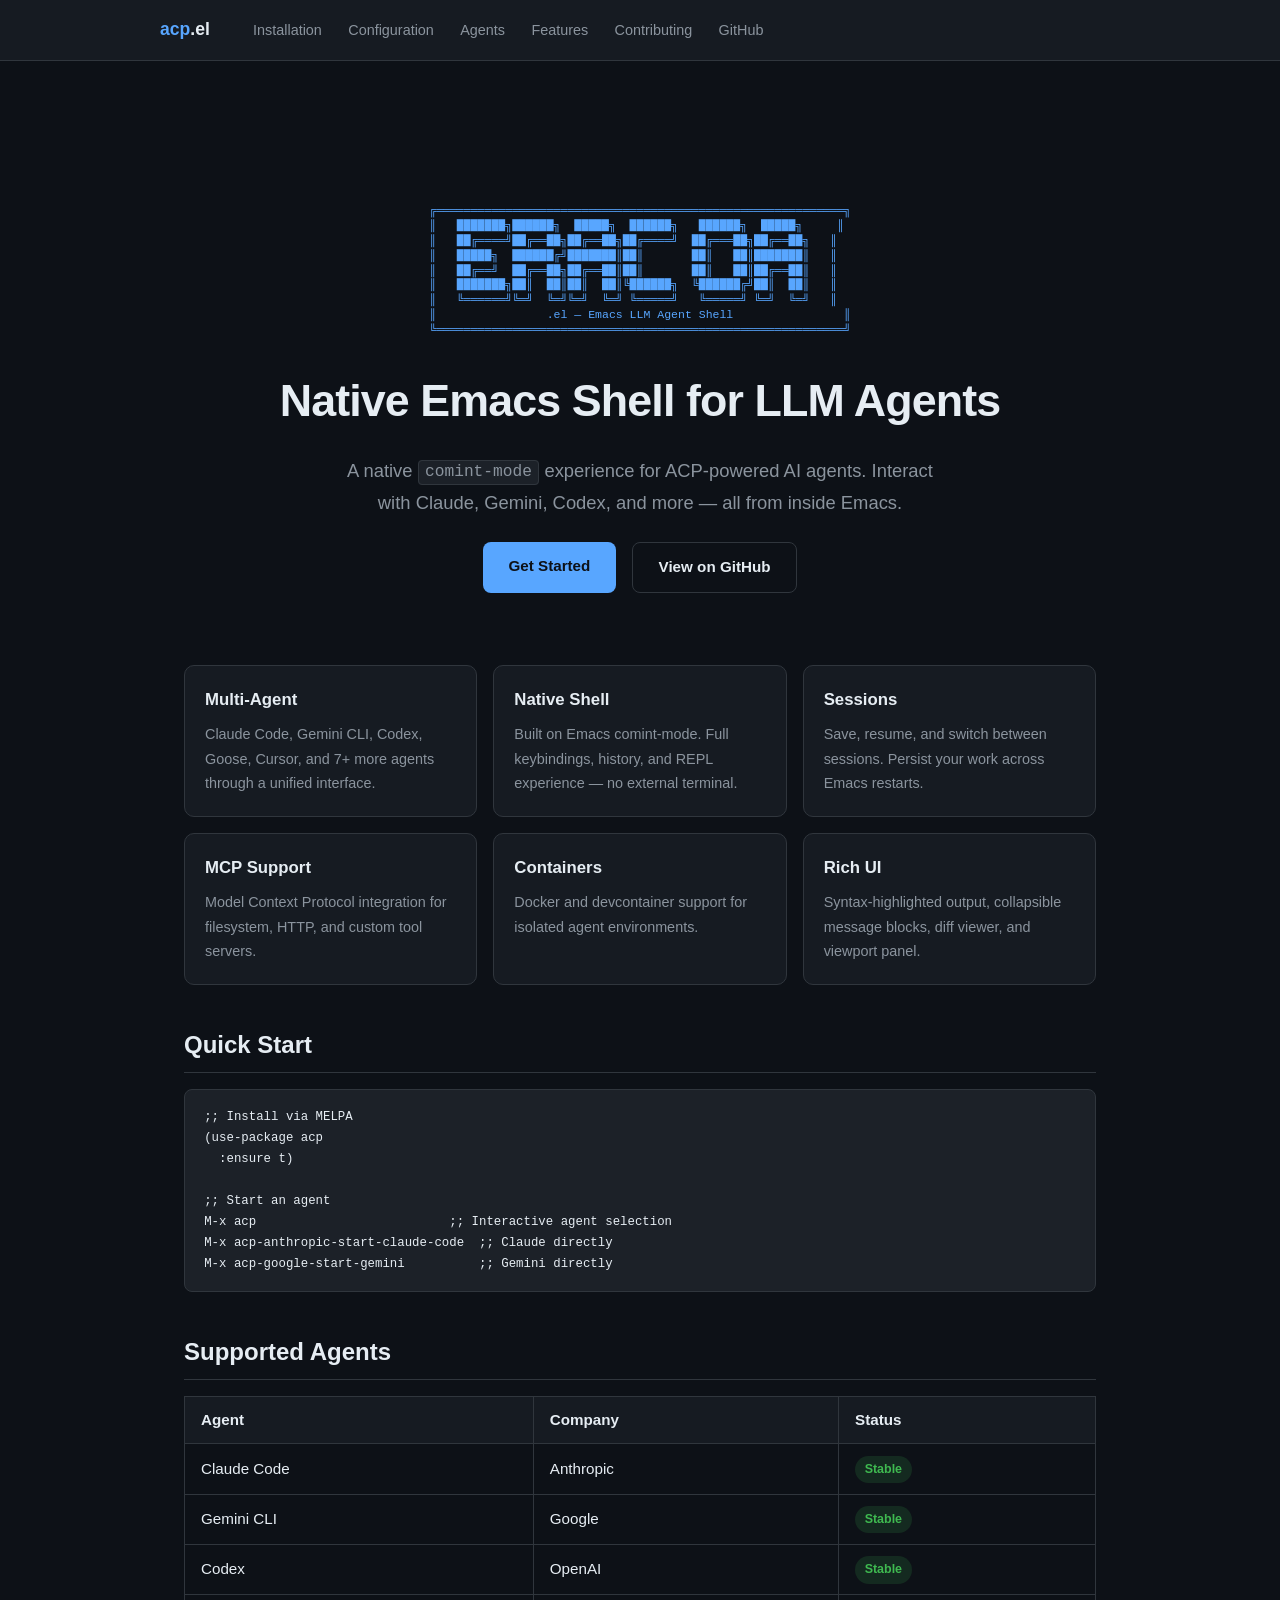
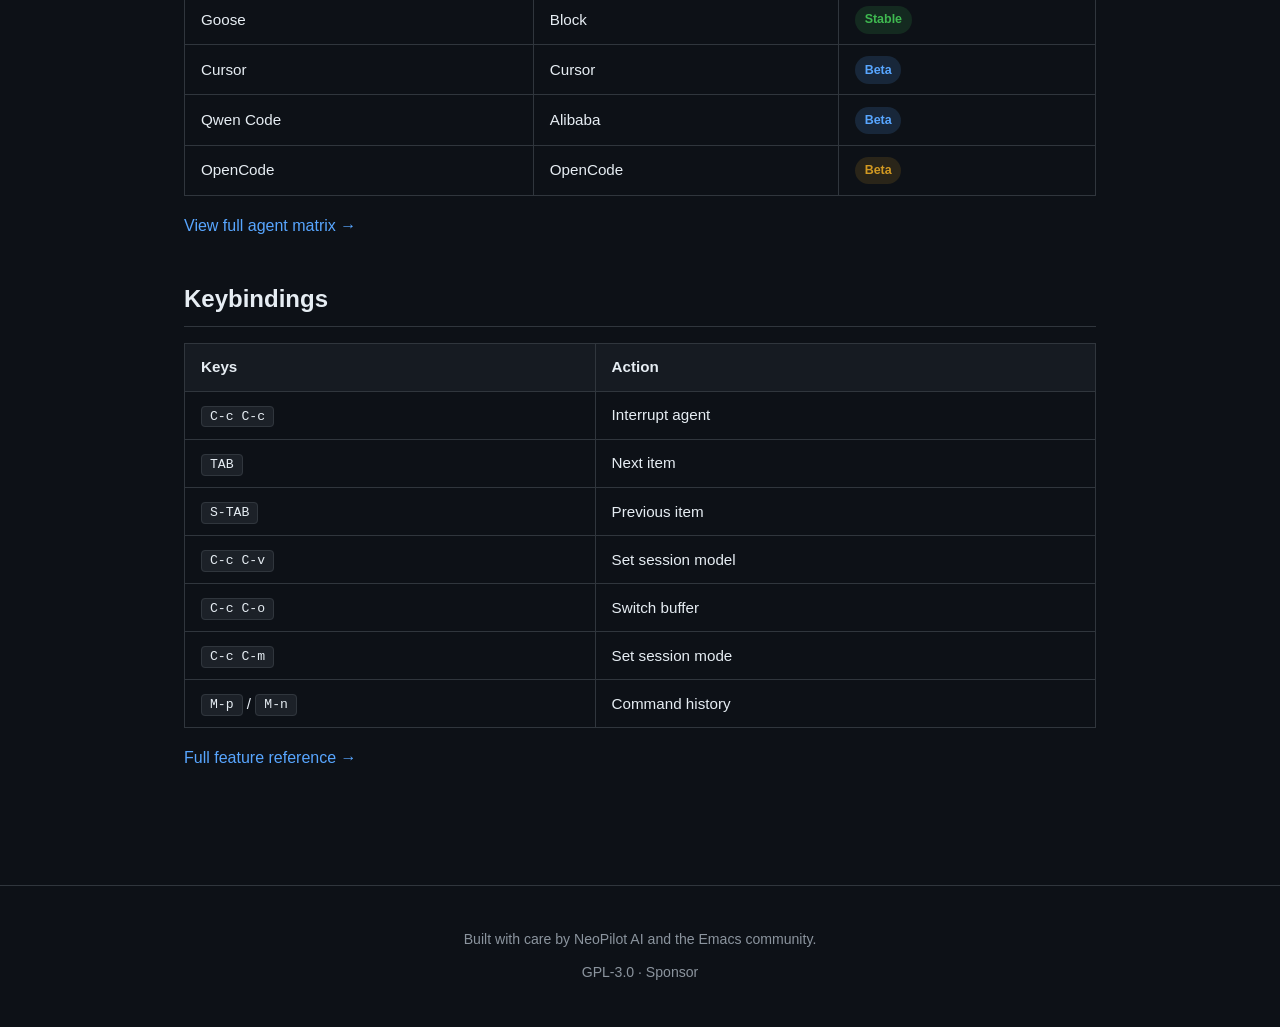
<file: docs/index.html>
<!DOCTYPE html>
<html lang="en">
<head>
  <meta charset="UTF-8">
  <meta name="viewport" content="width=device-width, initial-scale=1.0">
  <title>acp.el — Native Emacs Shell for LLM Agents</title>
  <meta name="description" content="A native comint experience for ACP-powered AI agents in Emacs. Claude, Gemini, Codex and more.">
  <link rel="stylesheet" href="style.css">
</head>
<body>

<nav class="site-nav">
  <div class="site-nav-inner">
    <a href="index.html" class="logo"><span>acp</span>.el</a>
    <ul>
      <li><a href="installation.html">Installation</a></li>
      <li><a href="configuration.html">Configuration</a></li>
      <li><a href="agents.html">Agents</a></li>
      <li><a href="features.html">Features</a></li>
      <li><a href="contributing.html">Contributing</a></li>
      <li><a href="https://github.com/neopilot-ai/acp.el">GitHub</a></li>
    </ul>
  </div>
</nav>

<div class="container">

  <section class="hero">
    <div class="ascii">
╔═══════════════════════════════════════════════════════════╗
║   ███████╗██████╗  █████╗  ██████╗   ██████╗  █████╗     ║
║   ██╔════╝██╔══██╗██╔══██╗██╔════╝  ██╔═══██╗██╔══██╗   ║
║   █████╗  ██████╔╝███████║██║       ██║   ██║███████║   ║
║   ██╔══╝  ██╔══██╗██╔══██║██║       ██║   ██║██╔══██║   ║
║   ███████╗██║  ██║██║  ██║╚██████╗  ╚██████╔╝██║  ██║   ║
║   ╚══════╝╚═╝  ╚═╝╚═╝  ╚═╝ ╚═════╝   ╚═════╝ ╚═╝  ╚═╝   ║
║                .el — Emacs LLM Agent Shell                ║
╚═══════════════════════════════════════════════════════════╝</div>

    <h1>Native Emacs Shell for LLM Agents</h1>
    <p>A native <code>comint-mode</code> experience for ACP-powered AI agents. Interact with Claude, Gemini, Codex, and more — all from inside Emacs.</p>

    <div class="hero-actions">
      <a href="installation.html" class="btn btn-primary">Get Started</a>
      <a href="https://github.com/neopilot-ai/acp.el" class="btn btn-outline">View on GitHub</a>
    </div>
  </section>

  <section>
    <div class="card-grid">
      <div class="card">
        <h3>Multi-Agent</h3>
        <p>Claude Code, Gemini CLI, Codex, Goose, Cursor, and 7+ more agents through a unified interface.</p>
      </div>
      <div class="card">
        <h3>Native Shell</h3>
        <p>Built on Emacs comint-mode. Full keybindings, history, and REPL experience — no external terminal.</p>
      </div>
      <div class="card">
        <h3>Sessions</h3>
        <p>Save, resume, and switch between sessions. Persist your work across Emacs restarts.</p>
      </div>
      <div class="card">
        <h3>MCP Support</h3>
        <p>Model Context Protocol integration for filesystem, HTTP, and custom tool servers.</p>
      </div>
      <div class="card">
        <h3>Containers</h3>
        <p>Docker and devcontainer support for isolated agent environments.</p>
      </div>
      <div class="card">
        <h3>Rich UI</h3>
        <p>Syntax-highlighted output, collapsible message blocks, diff viewer, and viewport panel.</p>
      </div>
    </div>
  </section>

  <section>
    <h2>Quick Start</h2>
    <pre><code>;; Install via MELPA
(use-package acp
  :ensure t)

;; Start an agent
M-x acp                          ;; Interactive agent selection
M-x acp-anthropic-start-claude-code  ;; Claude directly
M-x acp-google-start-gemini          ;; Gemini directly</code></pre>
  </section>

  <section>
    <h2>Supported Agents</h2>
    <table>
      <tr><th>Agent</th><th>Company</th><th>Status</th></tr>
      <tr><td>Claude Code</td><td>Anthropic</td><td><span class="badge badge-green">Stable</span></td></tr>
      <tr><td>Gemini CLI</td><td>Google</td><td><span class="badge badge-green">Stable</span></td></tr>
      <tr><td>Codex</td><td>OpenAI</td><td><span class="badge badge-green">Stable</span></td></tr>
      <tr><td>Goose</td><td>Block</td><td><span class="badge badge-green">Stable</span></td></tr>
      <tr><td>Cursor</td><td>Cursor</td><td><span class="badge badge-blue">Beta</span></td></tr>
      <tr><td>Qwen Code</td><td>Alibaba</td><td><span class="badge badge-blue">Beta</span></td></tr>
      <tr><td>OpenCode</td><td>OpenCode</td><td><span class="badge badge-orange">Beta</span></td></tr>
    </table>
    <p><a href="agents.html">View full agent matrix →</a></p>
  </section>

  <section>
    <h2>Keybindings</h2>
    <table>
      <tr><th>Keys</th><th>Action</th></tr>
      <tr><td><kbd>C-c C-c</kbd></td><td>Interrupt agent</td></tr>
      <tr><td><kbd>TAB</kbd></td><td>Next item</td></tr>
      <tr><td><kbd>S-TAB</kbd></td><td>Previous item</td></tr>
      <tr><td><kbd>C-c C-v</kbd></td><td>Set session model</td></tr>
      <tr><td><kbd>C-c C-o</kbd></td><td>Switch buffer</td></tr>
      <tr><td><kbd>C-c C-m</kbd></td><td>Set session mode</td></tr>
      <tr><td><kbd>M-p</kbd> / <kbd>M-n</kbd></td><td>Command history</td></tr>
    </table>
    <p><a href="features.html">Full feature reference →</a></p>
  </section>

</div>

<footer class="site-footer">
  <p>Built with care by <a href="https://github.com/neopilot-ai">NeoPilot AI</a> and the Emacs community.</p>
  <p><a href="https://github.com/neopilot-ai/acp.el/blob/main/LICENSE">GPL-3.0</a> · <a href="https://github.com/sponsors/neopilot-ai">Sponsor</a></p>
</footer>

</body>
</html>
</file>
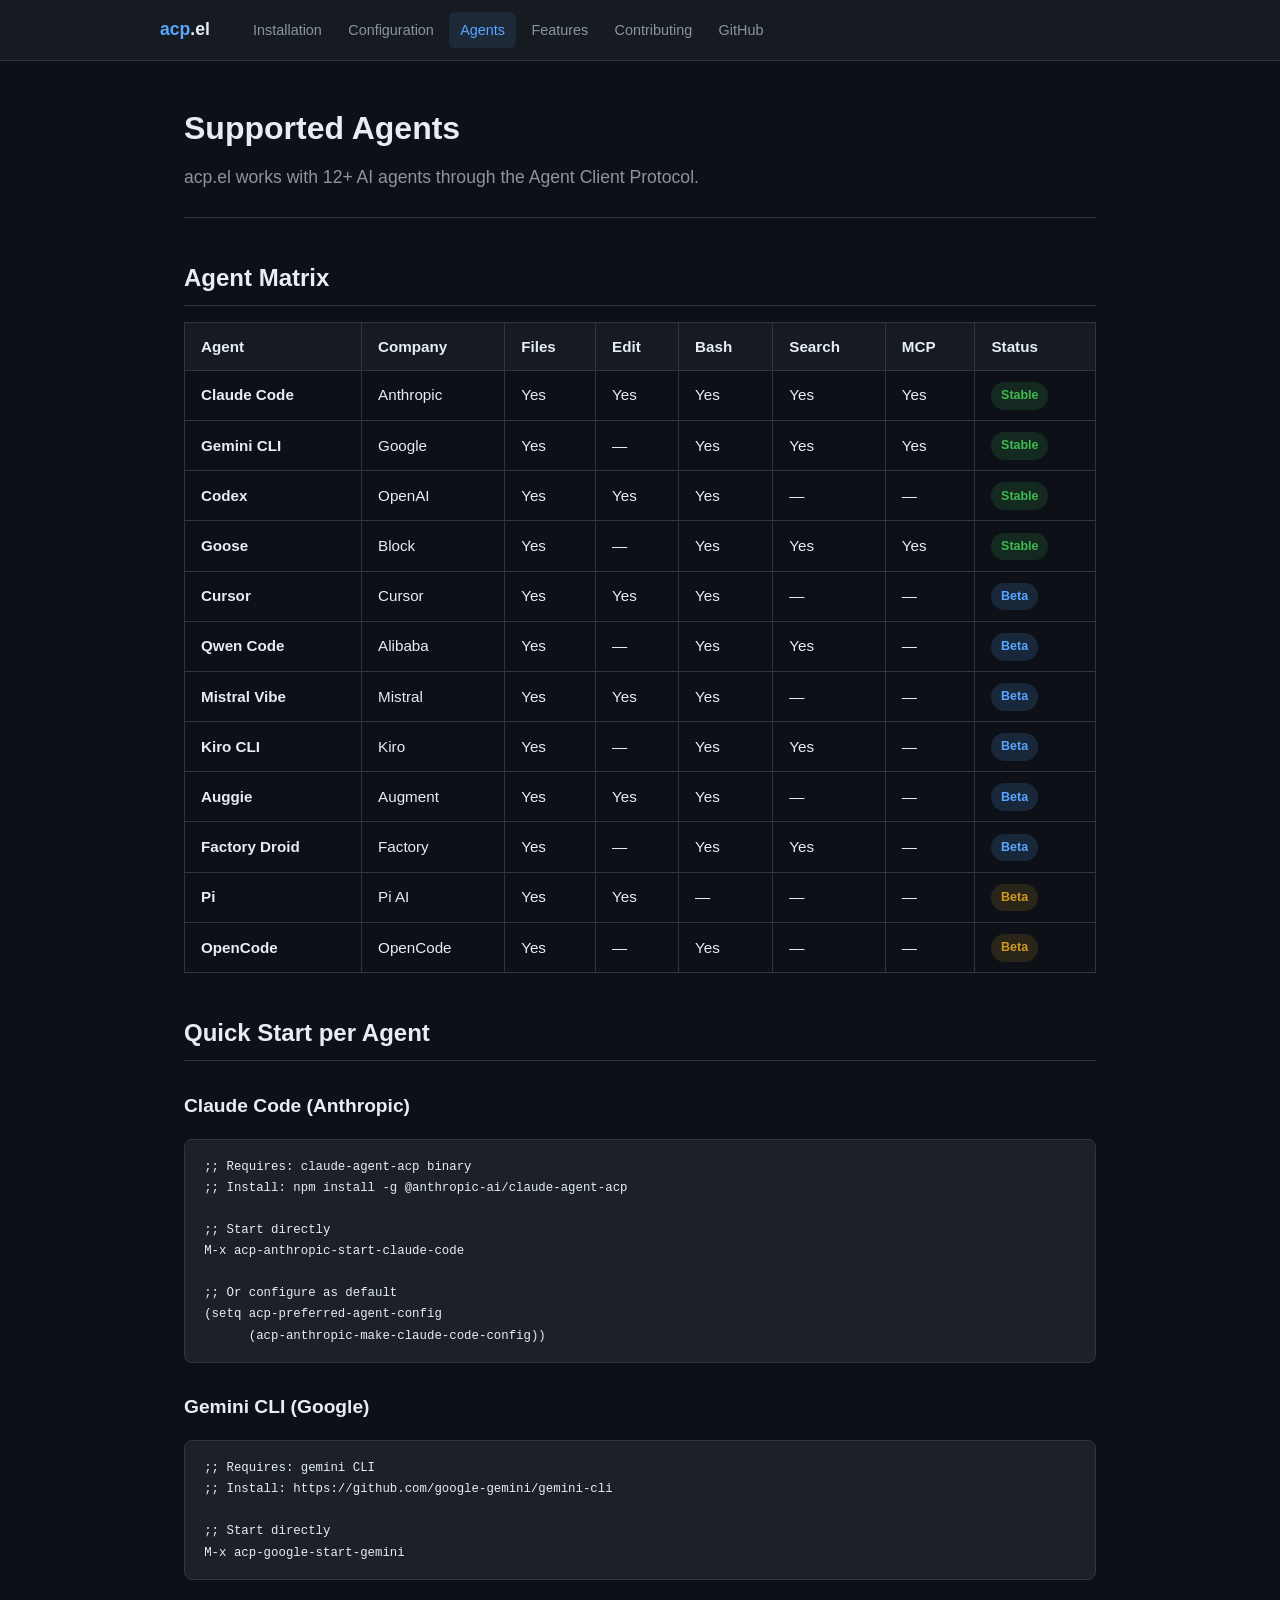
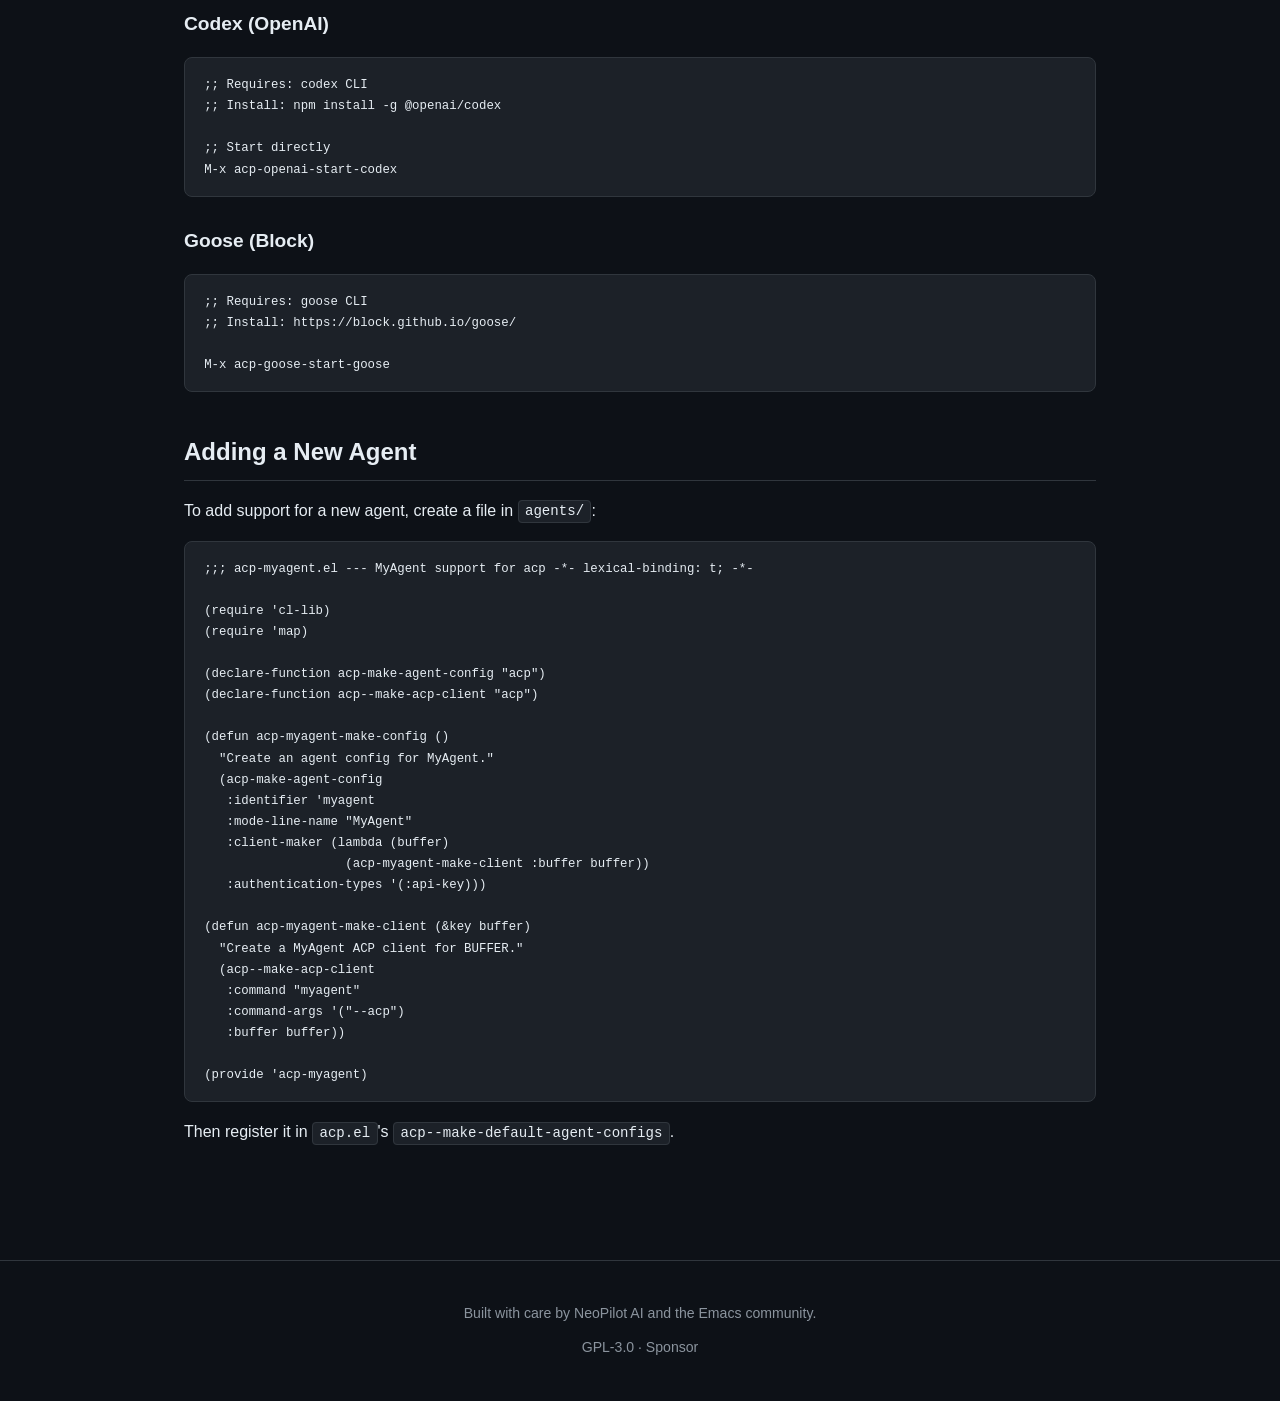
<file: docs/agents.html>
<!DOCTYPE html>
<html lang="en">
<head>
  <meta charset="UTF-8">
  <meta name="viewport" content="width=device-width, initial-scale=1.0">
  <title>Supported Agents — acp.el</title>
  <link rel="stylesheet" href="style.css">
</head>
<body>

<nav class="site-nav">
  <div class="site-nav-inner">
    <a href="index.html" class="logo"><span>acp</span>.el</a>
    <ul>
      <li><a href="installation.html">Installation</a></li>
      <li><a href="configuration.html">Configuration</a></li>
      <li><a href="agents.html" class="active">Agents</a></li>
      <li><a href="features.html">Features</a></li>
      <li><a href="contributing.html">Contributing</a></li>
      <li><a href="https://github.com/neopilot-ai/acp.el">GitHub</a></li>
    </ul>
  </div>
</nav>

<div class="container">

  <div class="page-header">
    <h1>Supported Agents</h1>
    <p>acp.el works with 12+ AI agents through the Agent Client Protocol.</p>
  </div>

  <h2>Agent Matrix</h2>
  <table>
    <tr>
      <th>Agent</th>
      <th>Company</th>
      <th>Files</th>
      <th>Edit</th>
      <th>Bash</th>
      <th>Search</th>
      <th>MCP</th>
      <th>Status</th>
    </tr>
    <tr>
      <td><strong>Claude Code</strong></td>
      <td>Anthropic</td>
      <td>Yes</td>
      <td>Yes</td>
      <td>Yes</td>
      <td>Yes</td>
      <td>Yes</td>
      <td><span class="badge badge-green">Stable</span></td>
    </tr>
    <tr>
      <td><strong>Gemini CLI</strong></td>
      <td>Google</td>
      <td>Yes</td>
      <td>—</td>
      <td>Yes</td>
      <td>Yes</td>
      <td>Yes</td>
      <td><span class="badge badge-green">Stable</span></td>
    </tr>
    <tr>
      <td><strong>Codex</strong></td>
      <td>OpenAI</td>
      <td>Yes</td>
      <td>Yes</td>
      <td>Yes</td>
      <td>—</td>
      <td>—</td>
      <td><span class="badge badge-green">Stable</span></td>
    </tr>
    <tr>
      <td><strong>Goose</strong></td>
      <td>Block</td>
      <td>Yes</td>
      <td>—</td>
      <td>Yes</td>
      <td>Yes</td>
      <td>Yes</td>
      <td><span class="badge badge-green">Stable</span></td>
    </tr>
    <tr>
      <td><strong>Cursor</strong></td>
      <td>Cursor</td>
      <td>Yes</td>
      <td>Yes</td>
      <td>Yes</td>
      <td>—</td>
      <td>—</td>
      <td><span class="badge badge-blue">Beta</span></td>
    </tr>
    <tr>
      <td><strong>Qwen Code</strong></td>
      <td>Alibaba</td>
      <td>Yes</td>
      <td>—</td>
      <td>Yes</td>
      <td>Yes</td>
      <td>—</td>
      <td><span class="badge badge-blue">Beta</span></td>
    </tr>
    <tr>
      <td><strong>Mistral Vibe</strong></td>
      <td>Mistral</td>
      <td>Yes</td>
      <td>Yes</td>
      <td>Yes</td>
      <td>—</td>
      <td>—</td>
      <td><span class="badge badge-blue">Beta</span></td>
    </tr>
    <tr>
      <td><strong>Kiro CLI</strong></td>
      <td>Kiro</td>
      <td>Yes</td>
      <td>—</td>
      <td>Yes</td>
      <td>Yes</td>
      <td>—</td>
      <td><span class="badge badge-blue">Beta</span></td>
    </tr>
    <tr>
      <td><strong>Auggie</strong></td>
      <td>Augment</td>
      <td>Yes</td>
      <td>Yes</td>
      <td>Yes</td>
      <td>—</td>
      <td>—</td>
      <td><span class="badge badge-blue">Beta</span></td>
    </tr>
    <tr>
      <td><strong>Factory Droid</strong></td>
      <td>Factory</td>
      <td>Yes</td>
      <td>—</td>
      <td>Yes</td>
      <td>Yes</td>
      <td>—</td>
      <td><span class="badge badge-blue">Beta</span></td>
    </tr>
    <tr>
      <td><strong>Pi</strong></td>
      <td>Pi AI</td>
      <td>Yes</td>
      <td>Yes</td>
      <td>—</td>
      <td>—</td>
      <td>—</td>
      <td><span class="badge badge-orange">Beta</span></td>
    </tr>
    <tr>
      <td><strong>OpenCode</strong></td>
      <td>OpenCode</td>
      <td>Yes</td>
      <td>—</td>
      <td>Yes</td>
      <td>—</td>
      <td>—</td>
      <td><span class="badge badge-orange">Beta</span></td>
    </tr>
  </table>

  <h2>Quick Start per Agent</h2>

  <h3>Claude Code (Anthropic)</h3>
  <pre><code>;; Requires: claude-agent-acp binary
;; Install: npm install -g @anthropic-ai/claude-agent-acp

;; Start directly
M-x acp-anthropic-start-claude-code

;; Or configure as default
(setq acp-preferred-agent-config
      (acp-anthropic-make-claude-code-config))</code></pre>

  <h3>Gemini CLI (Google)</h3>
  <pre><code>;; Requires: gemini CLI
;; Install: https://github.com/google-gemini/gemini-cli

;; Start directly
M-x acp-google-start-gemini</code></pre>

  <h3>Codex (OpenAI)</h3>
  <pre><code>;; Requires: codex CLI
;; Install: npm install -g @openai/codex

;; Start directly
M-x acp-openai-start-codex</code></pre>

  <h3>Goose (Block)</h3>
  <pre><code>;; Requires: goose CLI
;; Install: https://block.github.io/goose/

M-x acp-goose-start-goose</code></pre>

  <h2>Adding a New Agent</h2>
  <p>To add support for a new agent, create a file in <code>agents/</code>:</p>
  <pre><code>;;; acp-myagent.el --- MyAgent support for acp -*- lexical-binding: t; -*-

(require 'cl-lib)
(require 'map)

(declare-function acp-make-agent-config "acp")
(declare-function acp--make-acp-client "acp")

(defun acp-myagent-make-config ()
  "Create an agent config for MyAgent."
  (acp-make-agent-config
   :identifier 'myagent
   :mode-line-name "MyAgent"
   :client-maker (lambda (buffer)
                   (acp-myagent-make-client :buffer buffer))
   :authentication-types '(:api-key)))

(defun acp-myagent-make-client (&key buffer)
  "Create a MyAgent ACP client for BUFFER."
  (acp--make-acp-client
   :command "myagent"
   :command-args '("--acp")
   :buffer buffer))

(provide 'acp-myagent)</code></pre>
  <p>Then register it in <code>acp.el</code>'s <code>acp--make-default-agent-configs</code>.</p>

</div>

<footer class="site-footer">
  <p>Built with care by <a href="https://github.com/neopilot-ai">NeoPilot AI</a> and the Emacs community.</p>
  <p><a href="https://github.com/neopilot-ai/acp.el/blob/main/LICENSE">GPL-3.0</a> · <a href="https://github.com/sponsors/neopilot-ai">Sponsor</a></p>
</footer>

</body>
</html>
</file>
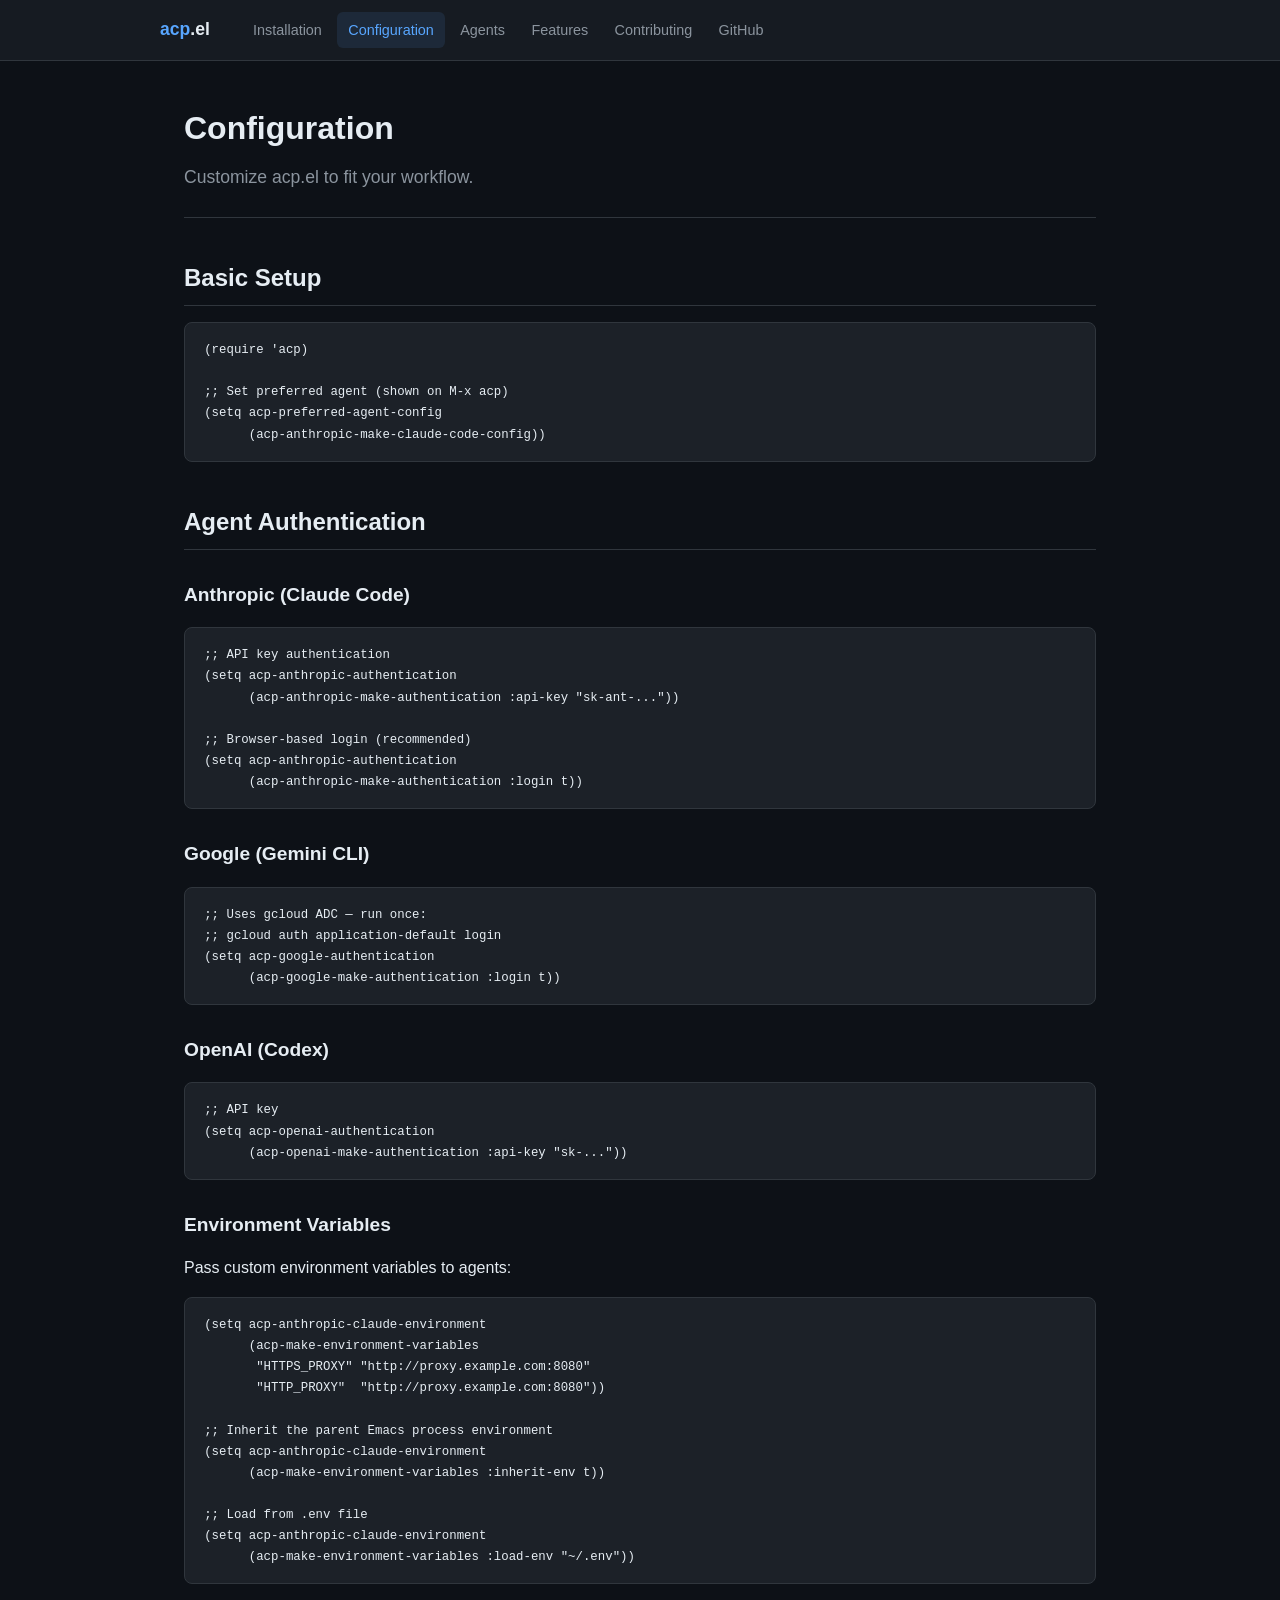
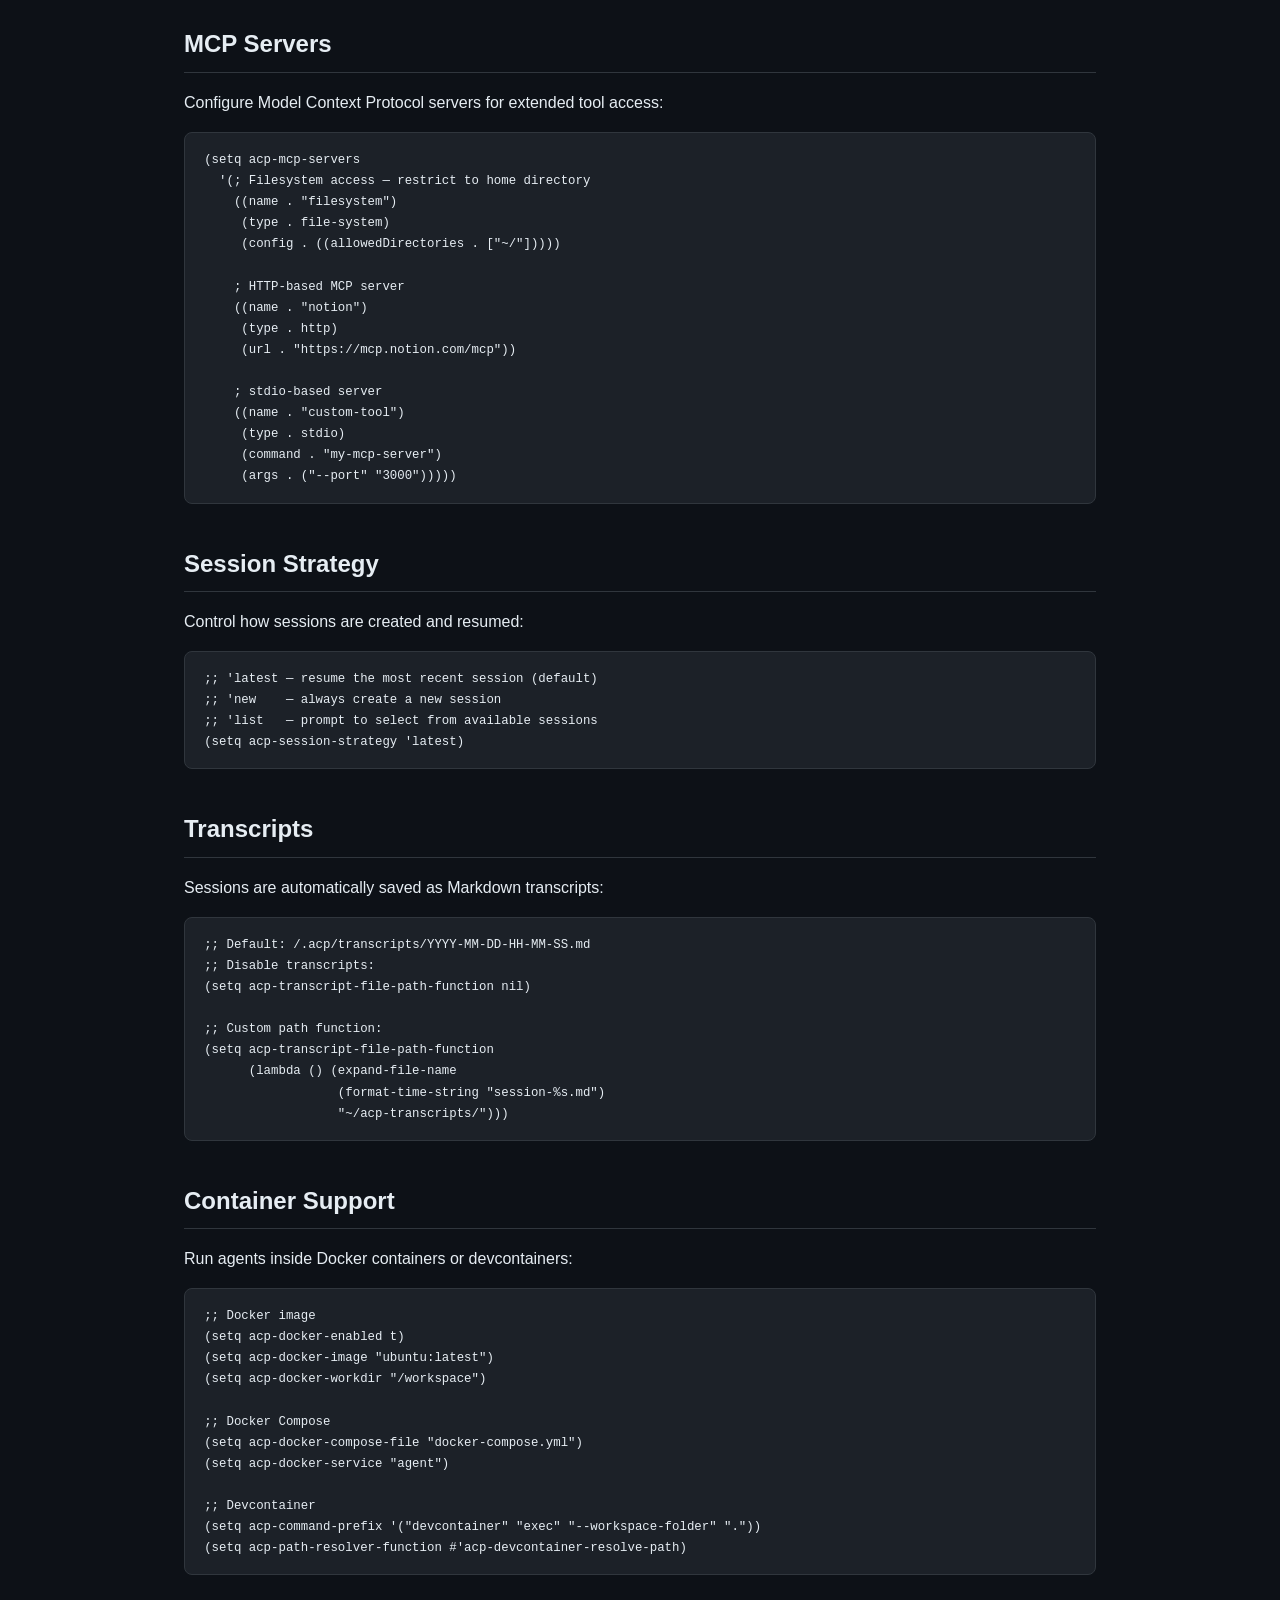
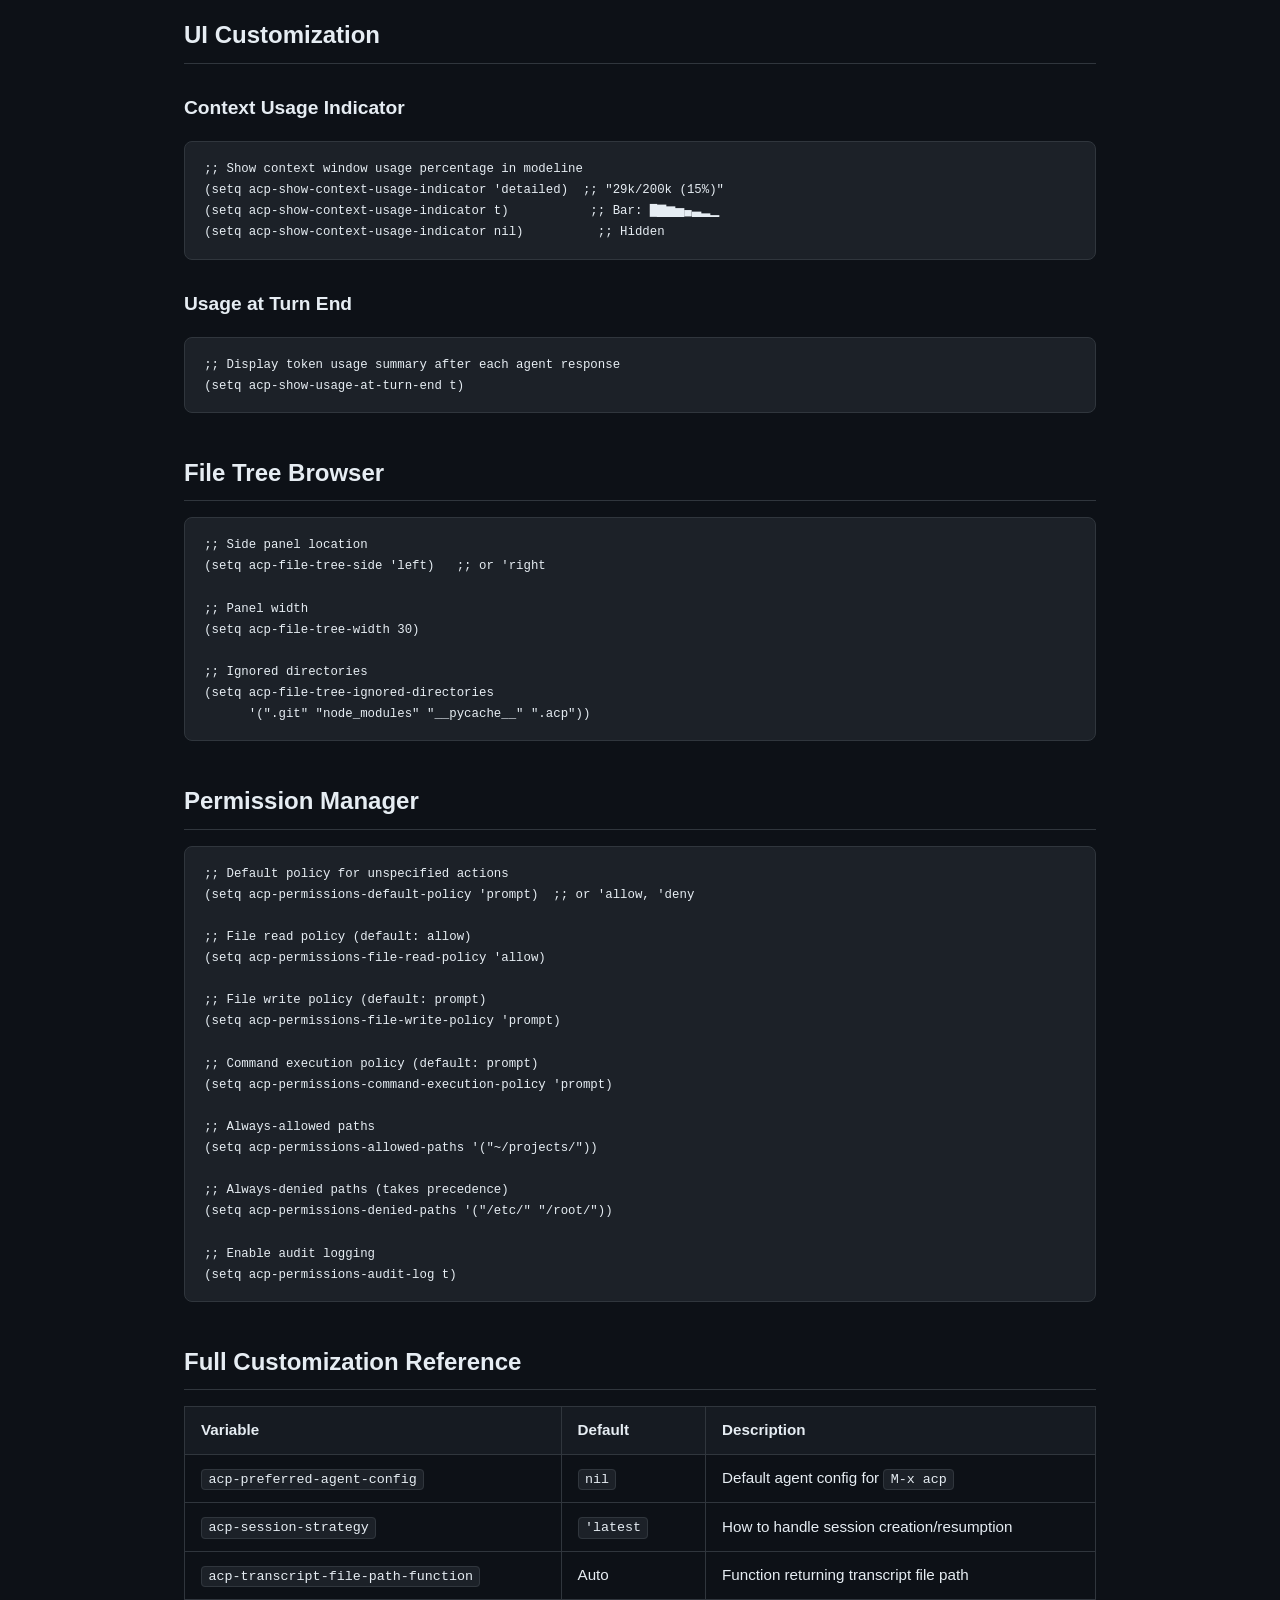
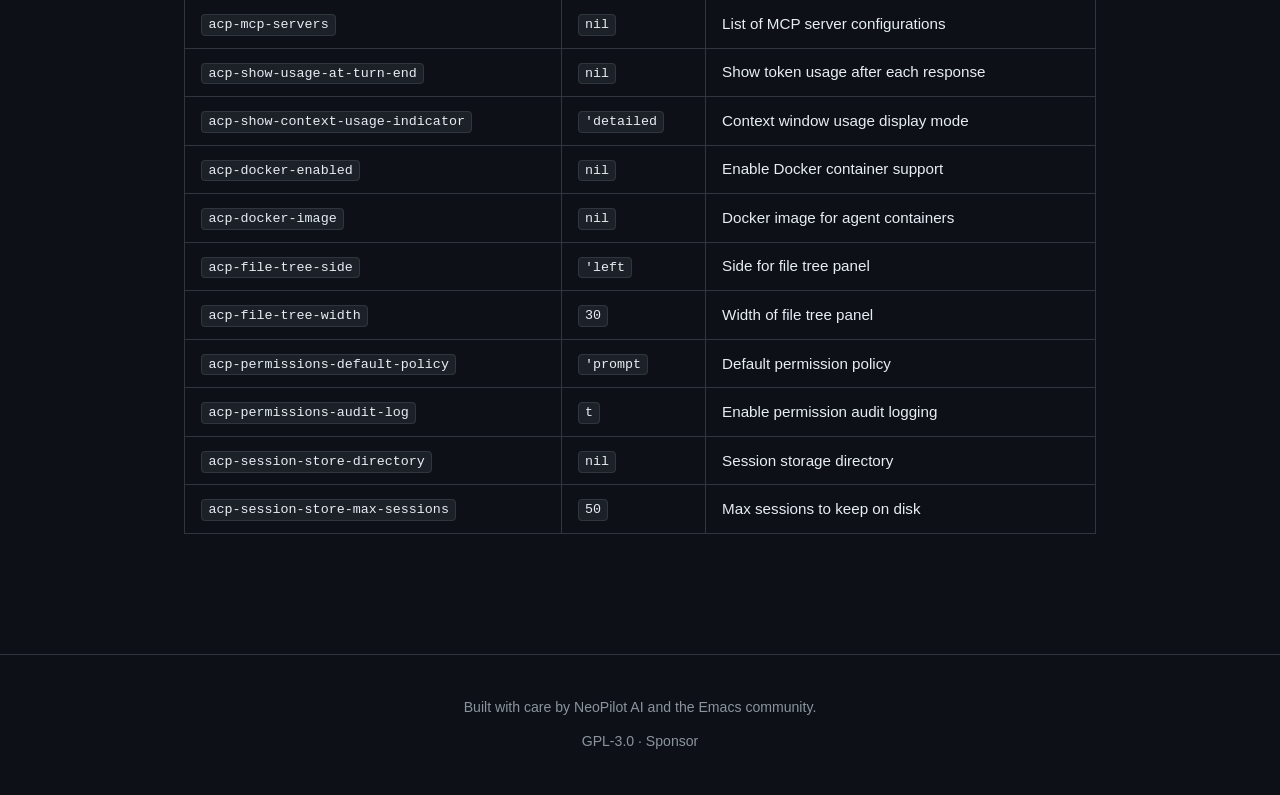
<file: docs/configuration.html>
<!DOCTYPE html>
<html lang="en">
<head>
  <meta charset="UTF-8">
  <meta name="viewport" content="width=device-width, initial-scale=1.0">
  <title>Configuration — acp.el</title>
  <link rel="stylesheet" href="style.css">
</head>
<body>

<nav class="site-nav">
  <div class="site-nav-inner">
    <a href="index.html" class="logo"><span>acp</span>.el</a>
    <ul>
      <li><a href="installation.html">Installation</a></li>
      <li><a href="configuration.html" class="active">Configuration</a></li>
      <li><a href="agents.html">Agents</a></li>
      <li><a href="features.html">Features</a></li>
      <li><a href="contributing.html">Contributing</a></li>
      <li><a href="https://github.com/neopilot-ai/acp.el">GitHub</a></li>
    </ul>
  </div>
</nav>

<div class="container">

  <div class="page-header">
    <h1>Configuration</h1>
    <p>Customize acp.el to fit your workflow.</p>
  </div>

  <h2>Basic Setup</h2>
  <pre><code>(require 'acp)

;; Set preferred agent (shown on M-x acp)
(setq acp-preferred-agent-config
      (acp-anthropic-make-claude-code-config))</code></pre>

  <h2>Agent Authentication</h2>

  <h3>Anthropic (Claude Code)</h3>
  <pre><code>;; API key authentication
(setq acp-anthropic-authentication
      (acp-anthropic-make-authentication :api-key "sk-ant-..."))

;; Browser-based login (recommended)
(setq acp-anthropic-authentication
      (acp-anthropic-make-authentication :login t))</code></pre>

  <h3>Google (Gemini CLI)</h3>
  <pre><code>;; Uses gcloud ADC — run once:
;; gcloud auth application-default login
(setq acp-google-authentication
      (acp-google-make-authentication :login t))</code></pre>

  <h3>OpenAI (Codex)</h3>
  <pre><code>;; API key
(setq acp-openai-authentication
      (acp-openai-make-authentication :api-key "sk-..."))</code></pre>

  <h3>Environment Variables</h3>
  <p>Pass custom environment variables to agents:</p>
  <pre><code>(setq acp-anthropic-claude-environment
      (acp-make-environment-variables
       "HTTPS_PROXY" "http://proxy.example.com:8080"
       "HTTP_PROXY"  "http://proxy.example.com:8080"))

;; Inherit the parent Emacs process environment
(setq acp-anthropic-claude-environment
      (acp-make-environment-variables :inherit-env t))

;; Load from .env file
(setq acp-anthropic-claude-environment
      (acp-make-environment-variables :load-env "~/.env"))</code></pre>

  <h2>MCP Servers</h2>
  <p>Configure Model Context Protocol servers for extended tool access:</p>
  <pre><code>(setq acp-mcp-servers
  '(; Filesystem access — restrict to home directory
    ((name . "filesystem")
     (type . file-system)
     (config . ((allowedDirectories . ["~/"]))))

    ; HTTP-based MCP server
    ((name . "notion")
     (type . http)
     (url . "https://mcp.notion.com/mcp"))

    ; stdio-based server
    ((name . "custom-tool")
     (type . stdio)
     (command . "my-mcp-server")
     (args . ("--port" "3000")))))</code></pre>

  <h2>Session Strategy</h2>
  <p>Control how sessions are created and resumed:</p>
  <pre><code>;; 'latest — resume the most recent session (default)
;; 'new    — always create a new session
;; 'list   — prompt to select from available sessions
(setq acp-session-strategy 'latest)</code></pre>

  <h2>Transcripts</h2>
  <p>Sessions are automatically saved as Markdown transcripts:</p>
  <pre><code>;; Default: <project>/.acp/transcripts/YYYY-MM-DD-HH-MM-SS.md
;; Disable transcripts:
(setq acp-transcript-file-path-function nil)

;; Custom path function:
(setq acp-transcript-file-path-function
      (lambda () (expand-file-name
                  (format-time-string "session-%s.md")
                  "~/acp-transcripts/")))</code></pre>

  <h2>Container Support</h2>
  <p>Run agents inside Docker containers or devcontainers:</p>
  <pre><code>;; Docker image
(setq acp-docker-enabled t)
(setq acp-docker-image "ubuntu:latest")
(setq acp-docker-workdir "/workspace")

;; Docker Compose
(setq acp-docker-compose-file "docker-compose.yml")
(setq acp-docker-service "agent")

;; Devcontainer
(setq acp-command-prefix '("devcontainer" "exec" "--workspace-folder" "."))
(setq acp-path-resolver-function #'acp-devcontainer-resolve-path)</code></pre>

  <h2>UI Customization</h2>

  <h3>Context Usage Indicator</h3>
  <pre><code>;; Show context window usage percentage in modeline
(setq acp-show-context-usage-indicator 'detailed)  ;; "29k/200k (15%)"
(setq acp-show-context-usage-indicator t)           ;; Bar: █▇▆▅▄▃▂▁
(setq acp-show-context-usage-indicator nil)          ;; Hidden</code></pre>

  <h3>Usage at Turn End</h3>
  <pre><code>;; Display token usage summary after each agent response
(setq acp-show-usage-at-turn-end t)</code></pre>

  <h2>File Tree Browser</h2>
  <pre><code>;; Side panel location
(setq acp-file-tree-side 'left)   ;; or 'right

;; Panel width
(setq acp-file-tree-width 30)

;; Ignored directories
(setq acp-file-tree-ignored-directories
      '(".git" "node_modules" "__pycache__" ".acp"))</code></pre>

  <h2>Permission Manager</h2>
  <pre><code>;; Default policy for unspecified actions
(setq acp-permissions-default-policy 'prompt)  ;; or 'allow, 'deny

;; File read policy (default: allow)
(setq acp-permissions-file-read-policy 'allow)

;; File write policy (default: prompt)
(setq acp-permissions-file-write-policy 'prompt)

;; Command execution policy (default: prompt)
(setq acp-permissions-command-execution-policy 'prompt)

;; Always-allowed paths
(setq acp-permissions-allowed-paths '("~/projects/"))

;; Always-denied paths (takes precedence)
(setq acp-permissions-denied-paths '("/etc/" "/root/"))

;; Enable audit logging
(setq acp-permissions-audit-log t)</code></pre>

  <h2>Full Customization Reference</h2>
  <table>
    <tr><th>Variable</th><th>Default</th><th>Description</th></tr>
    <tr><td><code>acp-preferred-agent-config</code></td><td><code>nil</code></td><td>Default agent config for <code>M-x acp</code></td></tr>
    <tr><td><code>acp-session-strategy</code></td><td><code>'latest</code></td><td>How to handle session creation/resumption</td></tr>
    <tr><td><code>acp-transcript-file-path-function</code></td><td>Auto</td><td>Function returning transcript file path</td></tr>
    <tr><td><code>acp-mcp-servers</code></td><td><code>nil</code></td><td>List of MCP server configurations</td></tr>
    <tr><td><code>acp-show-usage-at-turn-end</code></td><td><code>nil</code></td><td>Show token usage after each response</td></tr>
    <tr><td><code>acp-show-context-usage-indicator</code></td><td><code>'detailed</code></td><td>Context window usage display mode</td></tr>
    <tr><td><code>acp-docker-enabled</code></td><td><code>nil</code></td><td>Enable Docker container support</td></tr>
    <tr><td><code>acp-docker-image</code></td><td><code>nil</code></td><td>Docker image for agent containers</td></tr>
    <tr><td><code>acp-file-tree-side</code></td><td><code>'left</code></td><td>Side for file tree panel</td></tr>
    <tr><td><code>acp-file-tree-width</code></td><td><code>30</code></td><td>Width of file tree panel</td></tr>
    <tr><td><code>acp-permissions-default-policy</code></td><td><code>'prompt</code></td><td>Default permission policy</td></tr>
    <tr><td><code>acp-permissions-audit-log</code></td><td><code>t</code></td><td>Enable permission audit logging</td></tr>
    <tr><td><code>acp-session-store-directory</code></td><td><code>nil</code></td><td>Session storage directory</td></tr>
    <tr><td><code>acp-session-store-max-sessions</code></td><td><code>50</code></td><td>Max sessions to keep on disk</td></tr>
  </table>

</div>

<footer class="site-footer">
  <p>Built with care by <a href="https://github.com/neopilot-ai">NeoPilot AI</a> and the Emacs community.</p>
  <p><a href="https://github.com/neopilot-ai/acp.el/blob/main/LICENSE">GPL-3.0</a> · <a href="https://github.com/sponsors/neopilot-ai">Sponsor</a></p>
</footer>

</body>
</html>
</file>
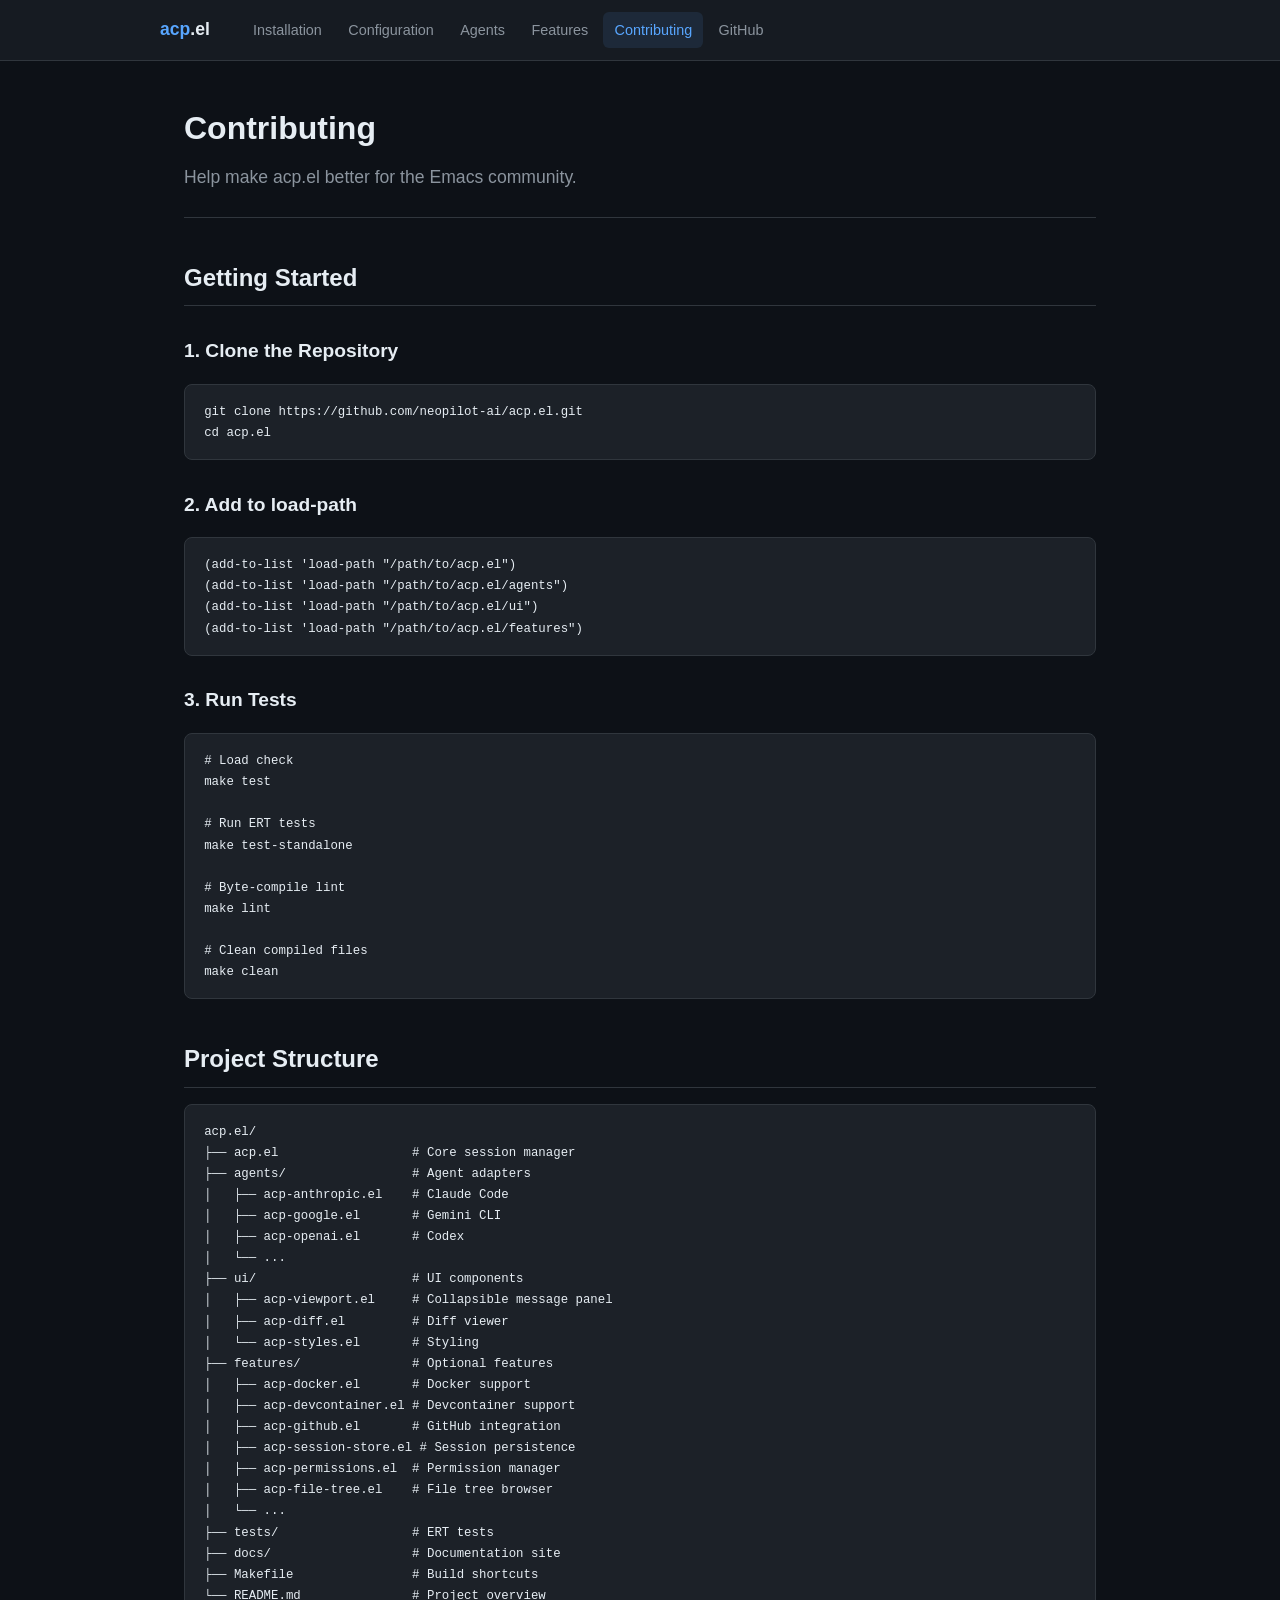
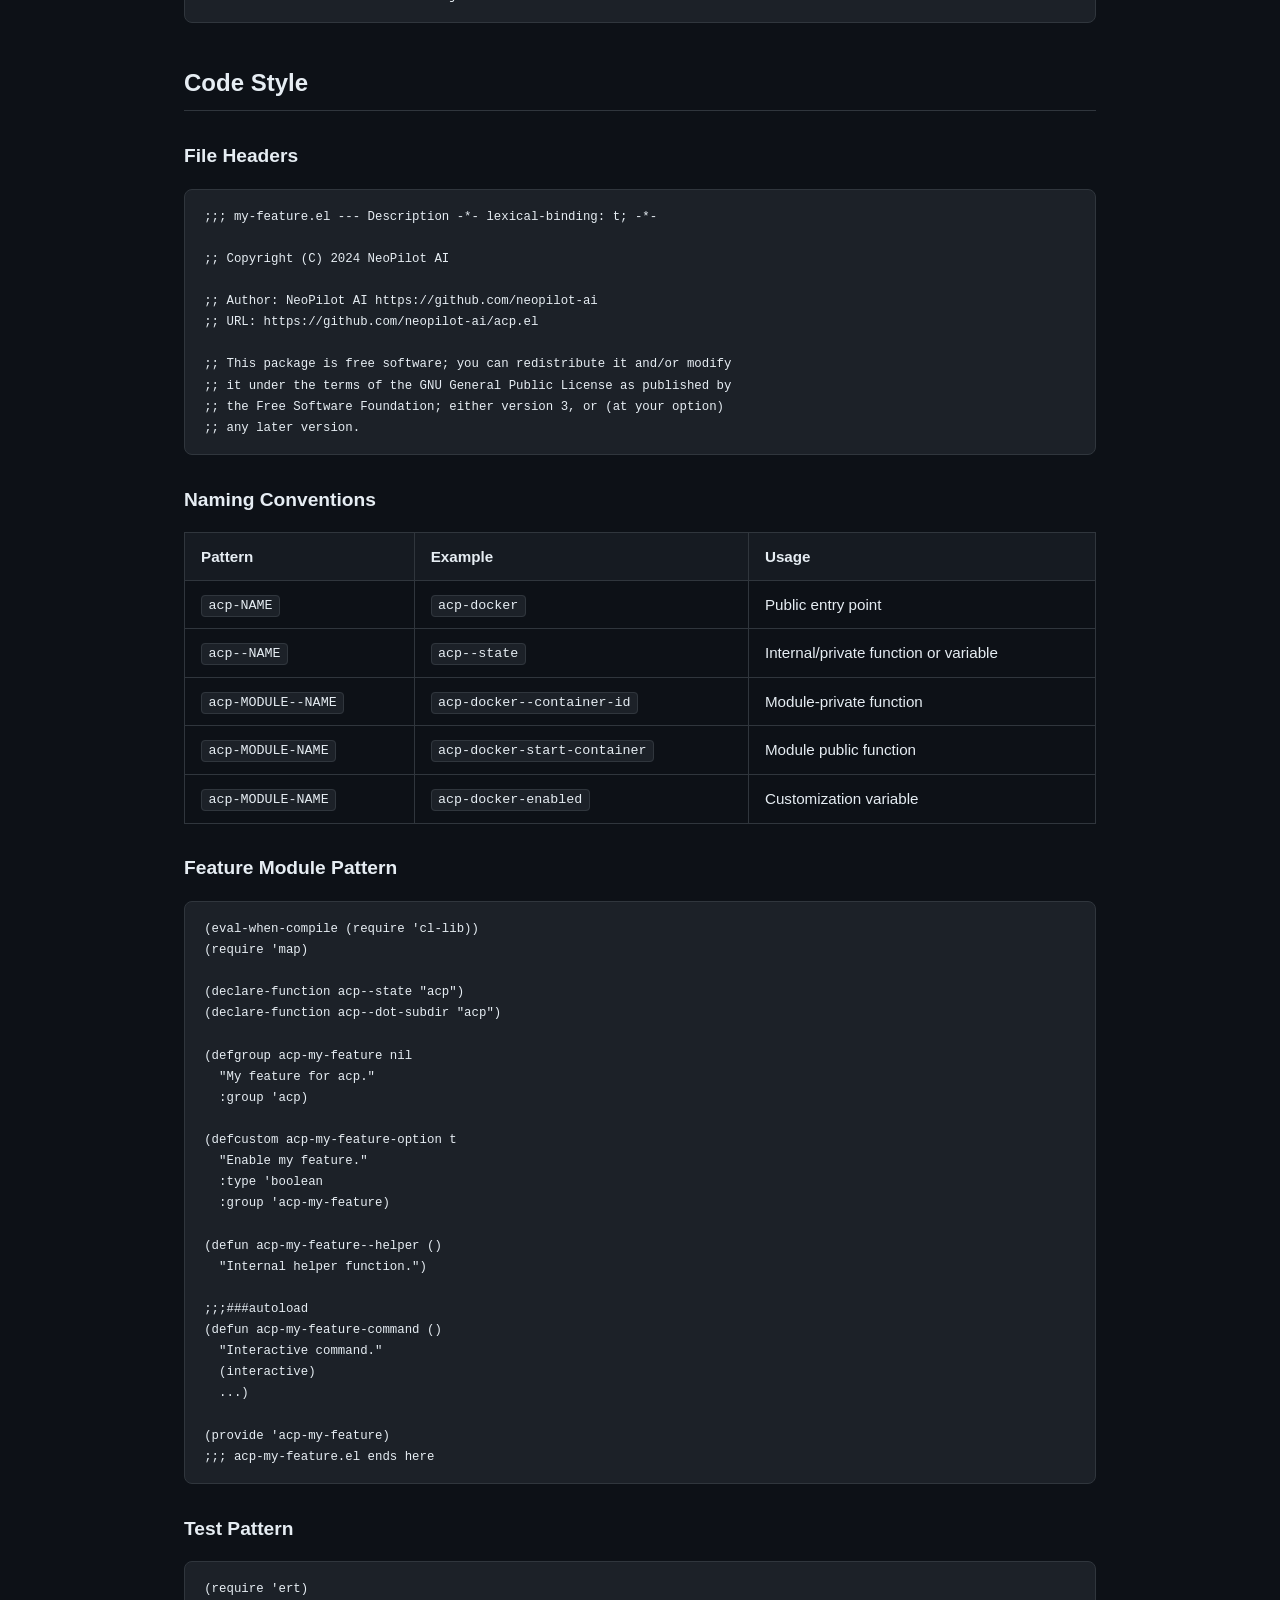
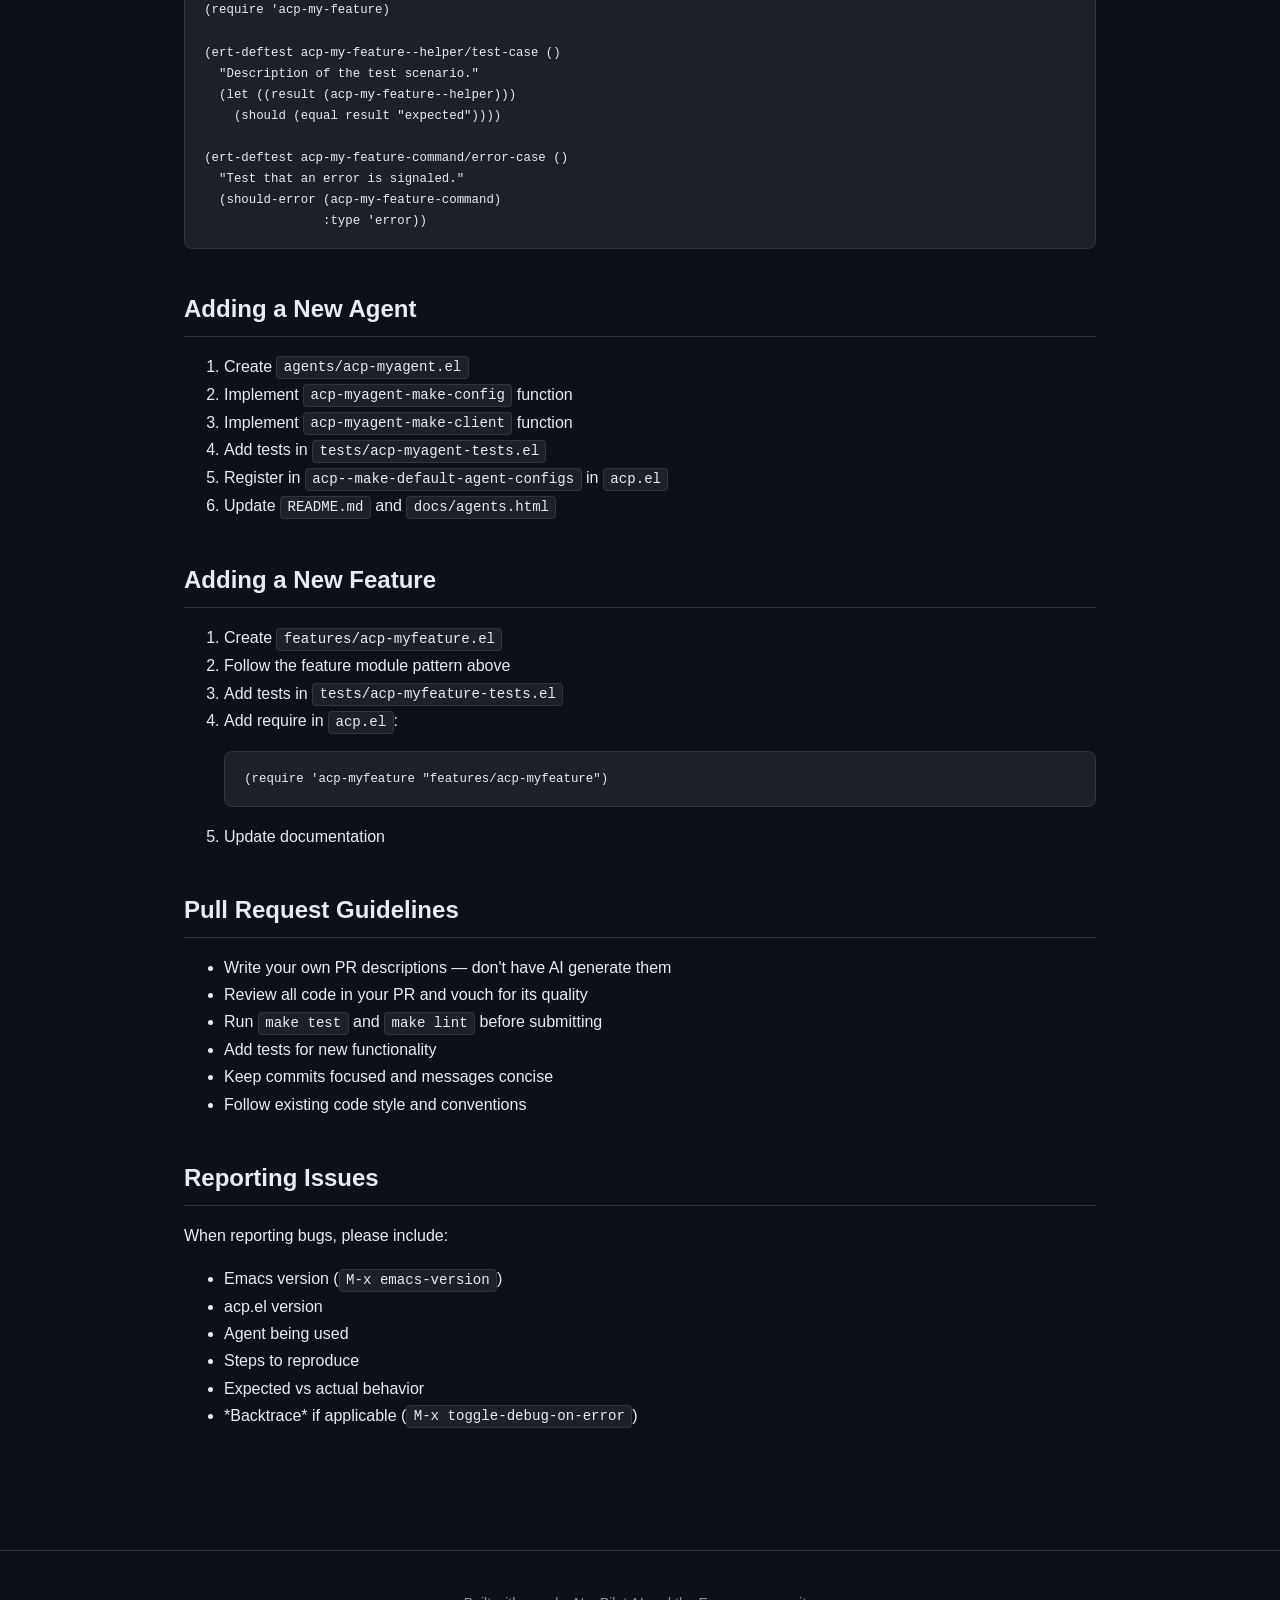
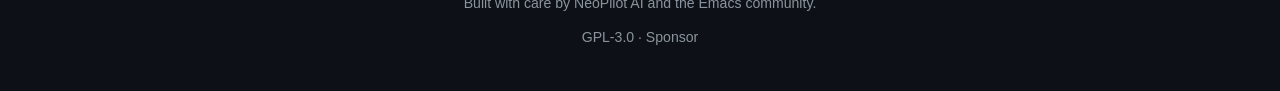
<file: docs/contributing.html>
<!DOCTYPE html>
<html lang="en">
<head>
  <meta charset="UTF-8">
  <meta name="viewport" content="width=device-width, initial-scale=1.0">
  <title>Contributing — acp.el</title>
  <link rel="stylesheet" href="style.css">
</head>
<body>

<nav class="site-nav">
  <div class="site-nav-inner">
    <a href="index.html" class="logo"><span>acp</span>.el</a>
    <ul>
      <li><a href="installation.html">Installation</a></li>
      <li><a href="configuration.html">Configuration</a></li>
      <li><a href="agents.html">Agents</a></li>
      <li><a href="features.html">Features</a></li>
      <li><a href="contributing.html" class="active">Contributing</a></li>
      <li><a href="https://github.com/neopilot-ai/acp.el">GitHub</a></li>
    </ul>
  </div>
</nav>

<div class="container">

  <div class="page-header">
    <h1>Contributing</h1>
    <p>Help make acp.el better for the Emacs community.</p>
  </div>

  <h2>Getting Started</h2>

  <h3>1. Clone the Repository</h3>
  <pre><code>git clone https://github.com/neopilot-ai/acp.el.git
cd acp.el</code></pre>

  <h3>2. Add to load-path</h3>
  <pre><code>(add-to-list 'load-path "/path/to/acp.el")
(add-to-list 'load-path "/path/to/acp.el/agents")
(add-to-list 'load-path "/path/to/acp.el/ui")
(add-to-list 'load-path "/path/to/acp.el/features")</code></pre>

  <h3>3. Run Tests</h3>
  <pre><code># Load check
make test

# Run ERT tests
make test-standalone

# Byte-compile lint
make lint

# Clean compiled files
make clean</code></pre>

  <h2>Project Structure</h2>
  <pre><code>acp.el/
├── acp.el                  # Core session manager
├── agents/                 # Agent adapters
│   ├── acp-anthropic.el    # Claude Code
│   ├── acp-google.el       # Gemini CLI
│   ├── acp-openai.el       # Codex
│   └── ...
├── ui/                     # UI components
│   ├── acp-viewport.el     # Collapsible message panel
│   ├── acp-diff.el         # Diff viewer
│   └── acp-styles.el       # Styling
├── features/               # Optional features
│   ├── acp-docker.el       # Docker support
│   ├── acp-devcontainer.el # Devcontainer support
│   ├── acp-github.el       # GitHub integration
│   ├── acp-session-store.el # Session persistence
│   ├── acp-permissions.el  # Permission manager
│   ├── acp-file-tree.el    # File tree browser
│   └── ...
├── tests/                  # ERT tests
├── docs/                   # Documentation site
├── Makefile                # Build shortcuts
└── README.md               # Project overview</code></pre>

  <h2>Code Style</h2>

  <h3>File Headers</h3>
  <pre><code>;;; my-feature.el --- Description -*- lexical-binding: t; -*-

;; Copyright (C) 2024 NeoPilot AI

;; Author: NeoPilot AI https://github.com/neopilot-ai
;; URL: https://github.com/neopilot-ai/acp.el

;; This package is free software; you can redistribute it and/or modify
;; it under the terms of the GNU General Public License as published by
;; the Free Software Foundation; either version 3, or (at your option)
;; any later version.</code></pre>

  <h3>Naming Conventions</h3>
  <table>
    <tr><th>Pattern</th><th>Example</th><th>Usage</th></tr>
    <tr><td><code>acp-NAME</code></td><td><code>acp-docker</code></td><td>Public entry point</td></tr>
    <tr><td><code>acp--NAME</code></td><td><code>acp--state</code></td><td>Internal/private function or variable</td></tr>
    <tr><td><code>acp-MODULE--NAME</code></td><td><code>acp-docker--container-id</code></td><td>Module-private function</td></tr>
    <tr><td><code>acp-MODULE-NAME</code></td><td><code>acp-docker-start-container</code></td><td>Module public function</td></tr>
    <tr><td><code>acp-MODULE-NAME</code></td><td><code>acp-docker-enabled</code></td><td>Customization variable</td></tr>
  </table>

  <h3>Feature Module Pattern</h3>
  <pre><code>(eval-when-compile (require 'cl-lib))
(require 'map)

(declare-function acp--state "acp")
(declare-function acp--dot-subdir "acp")

(defgroup acp-my-feature nil
  "My feature for acp."
  :group 'acp)

(defcustom acp-my-feature-option t
  "Enable my feature."
  :type 'boolean
  :group 'acp-my-feature)

(defun acp-my-feature--helper ()
  "Internal helper function.")

;;;###autoload
(defun acp-my-feature-command ()
  "Interactive command."
  (interactive)
  ...)

(provide 'acp-my-feature)
;;; acp-my-feature.el ends here</code></pre>

  <h3>Test Pattern</h3>
  <pre><code>(require 'ert)
(require 'acp-my-feature)

(ert-deftest acp-my-feature--helper/test-case ()
  "Description of the test scenario."
  (let ((result (acp-my-feature--helper)))
    (should (equal result "expected"))))

(ert-deftest acp-my-feature-command/error-case ()
  "Test that an error is signaled."
  (should-error (acp-my-feature-command)
                :type 'error))</code></pre>

  <h2>Adding a New Agent</h2>
  <ol>
    <li>Create <code>agents/acp-myagent.el</code></li>
    <li>Implement <code>acp-myagent-make-config</code> function</li>
    <li>Implement <code>acp-myagent-make-client</code> function</li>
    <li>Add tests in <code>tests/acp-myagent-tests.el</code></li>
    <li>Register in <code>acp--make-default-agent-configs</code> in <code>acp.el</code></li>
    <li>Update <code>README.md</code> and <code>docs/agents.html</code></li>
  </ol>

  <h2>Adding a New Feature</h2>
  <ol>
    <li>Create <code>features/acp-myfeature.el</code></li>
    <li>Follow the feature module pattern above</li>
    <li>Add tests in <code>tests/acp-myfeature-tests.el</code></li>
    <li>Add require in <code>acp.el</code>:
      <pre><code>(require 'acp-myfeature "features/acp-myfeature")</code></pre>
    </li>
    <li>Update documentation</li>
  </ol>

  <h2>Pull Request Guidelines</h2>
  <ul>
    <li>Write your own PR descriptions — don't have AI generate them</li>
    <li>Review all code in your PR and vouch for its quality</li>
    <li>Run <code>make test</code> and <code>make lint</code> before submitting</li>
    <li>Add tests for new functionality</li>
    <li>Keep commits focused and messages concise</li>
    <li>Follow existing code style and conventions</li>
  </ul>

  <h2>Reporting Issues</h2>
  <p>When reporting bugs, please include:</p>
  <ul>
    <li>Emacs version (<code>M-x emacs-version</code>)</li>
    <li>acp.el version</li>
    <li>Agent being used</li>
    <li>Steps to reproduce</li>
    <li>Expected vs actual behavior</li>
    <li>*Backtrace* if applicable (<code>M-x toggle-debug-on-error</code>)</li>
  </ul>

</div>

<footer class="site-footer">
  <p>Built with care by <a href="https://github.com/neopilot-ai">NeoPilot AI</a> and the Emacs community.</p>
  <p><a href="https://github.com/neopilot-ai/acp.el/blob/main/LICENSE">GPL-3.0</a> · <a href="https://github.com/sponsors/neopilot-ai">Sponsor</a></p>
</footer>

</body>
</html>
</file>
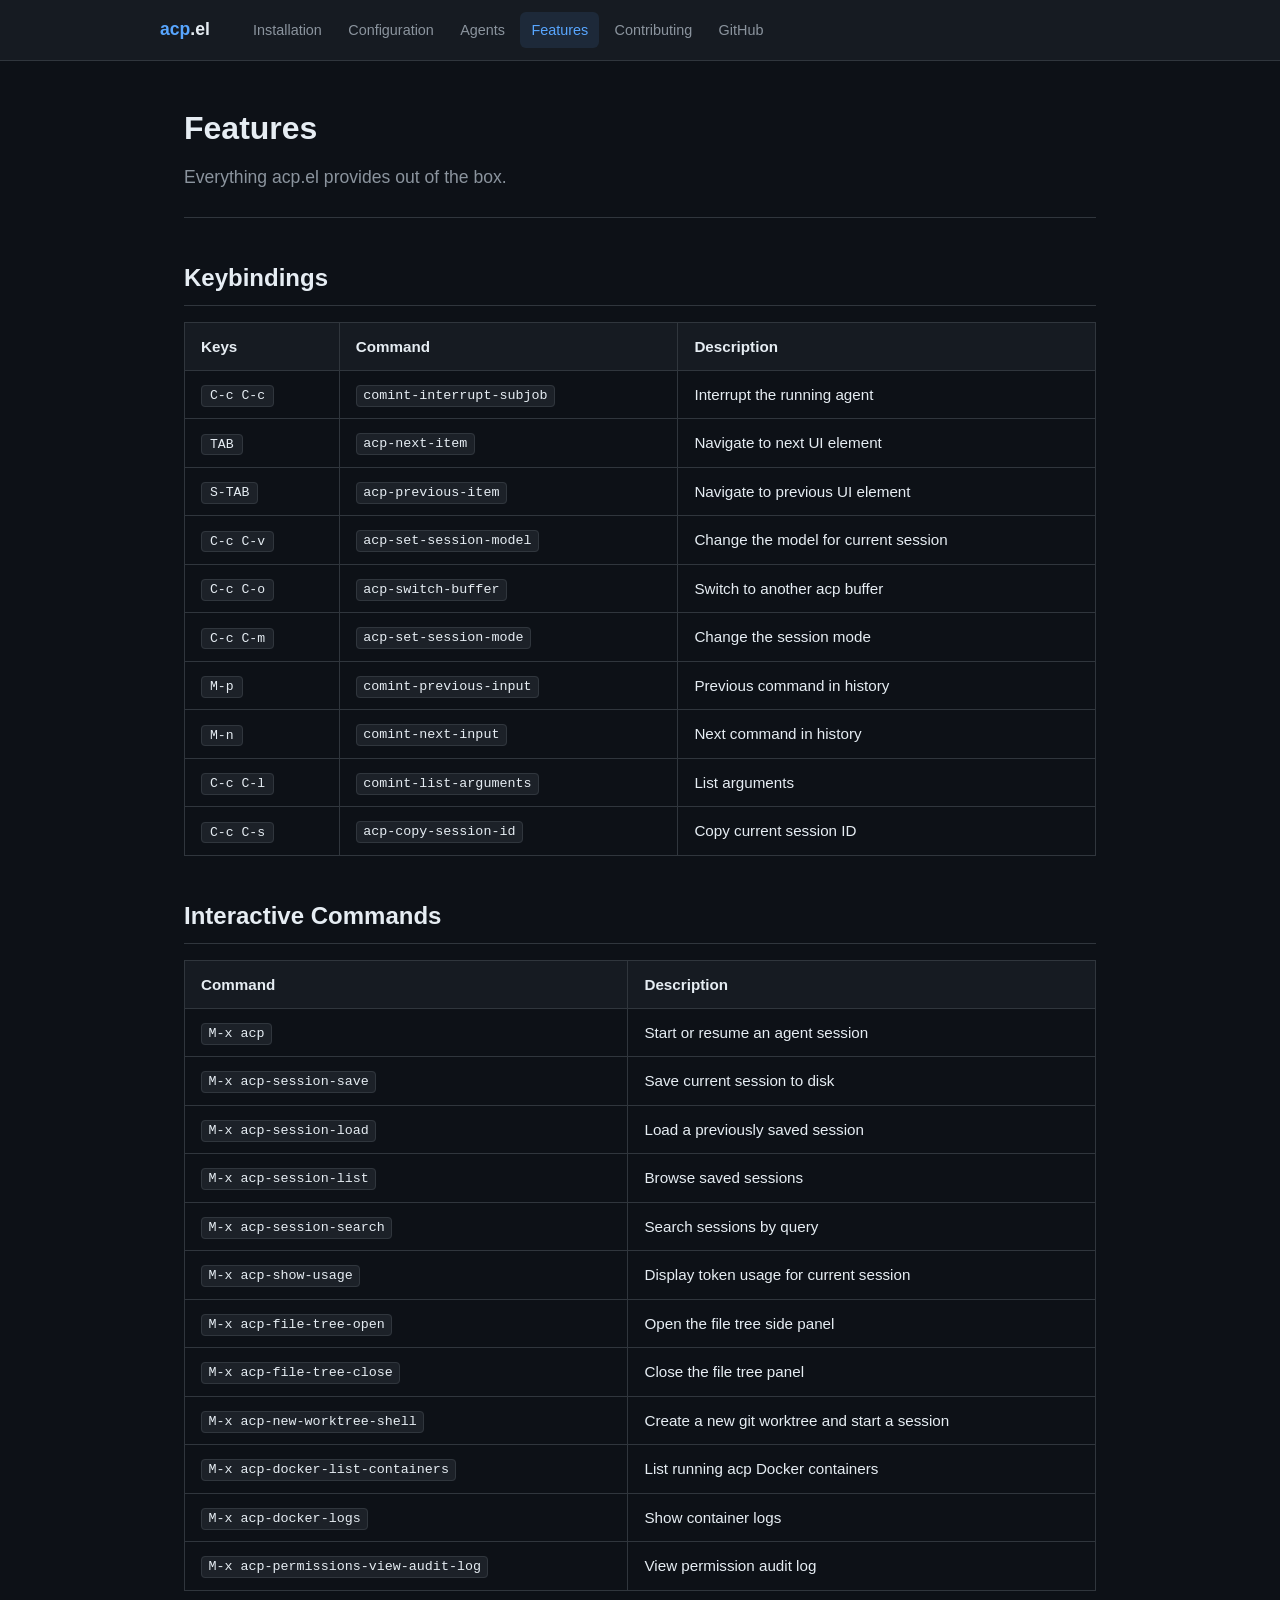
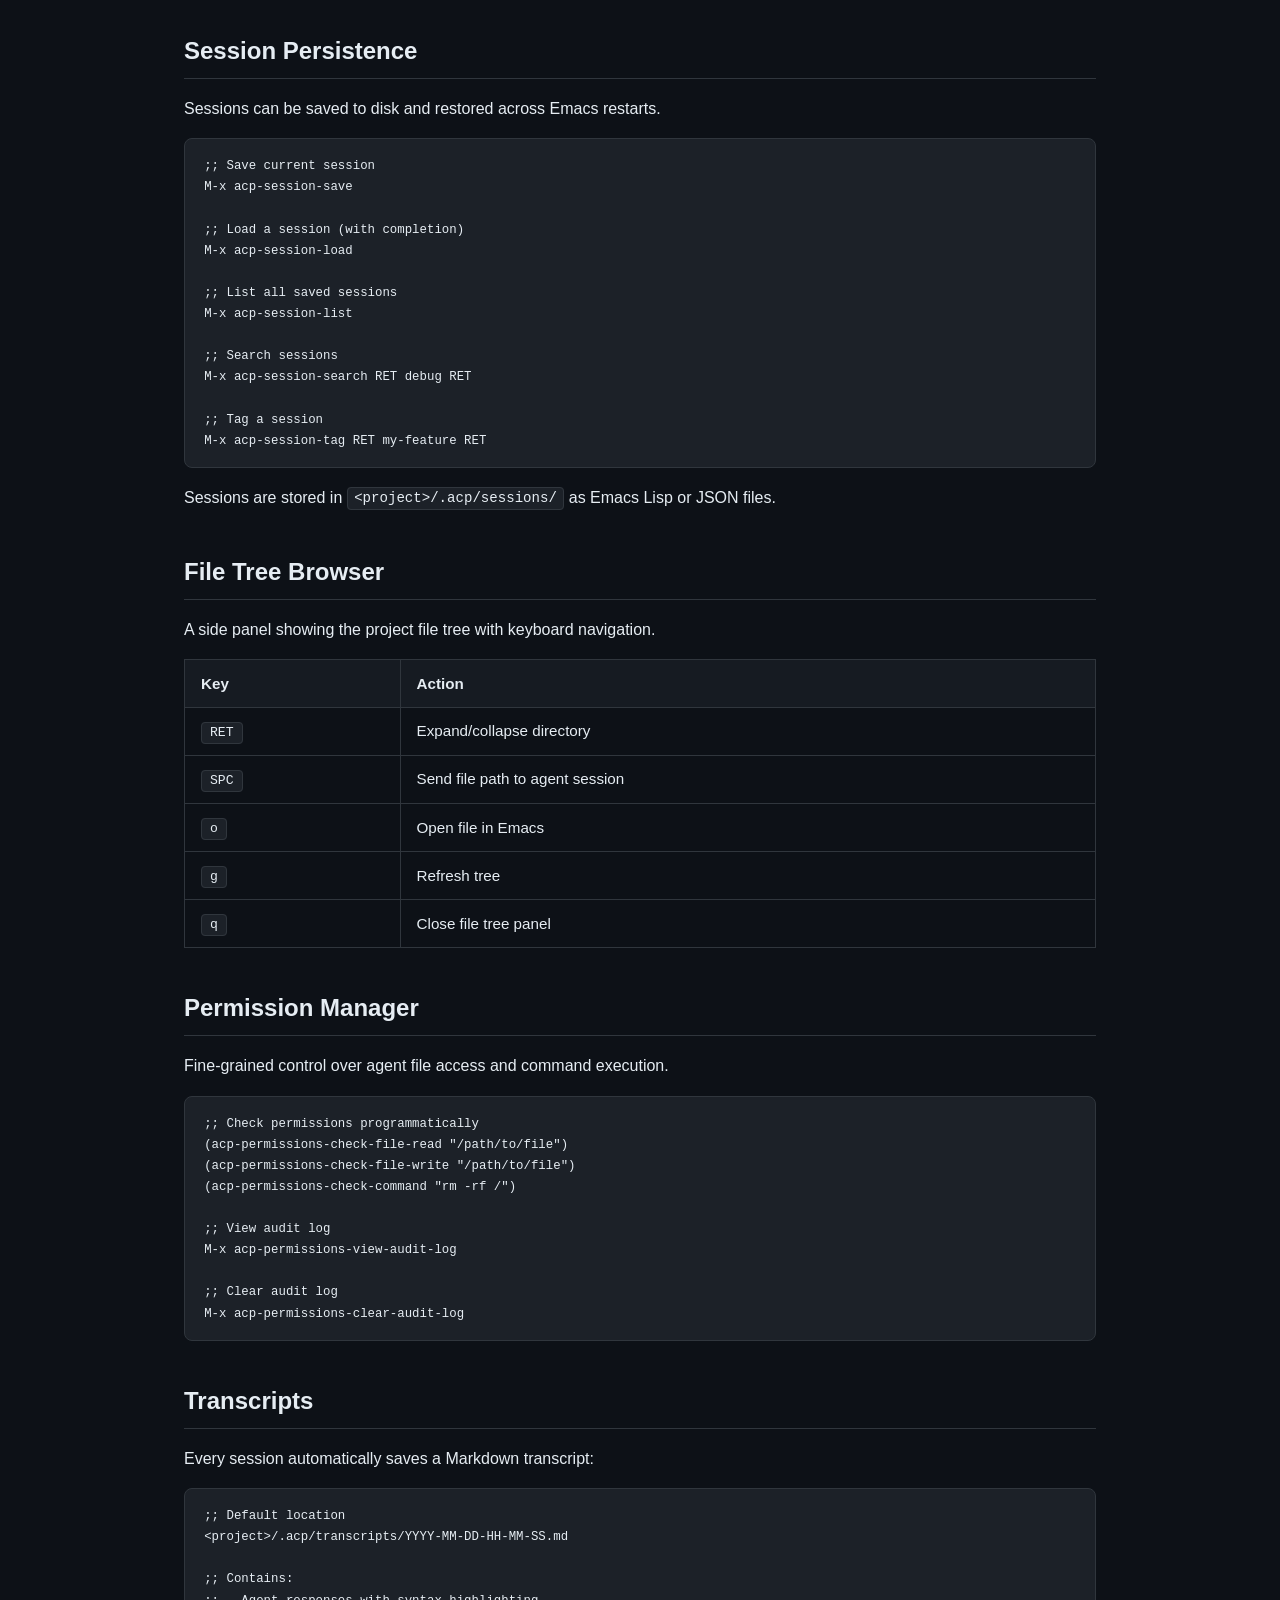
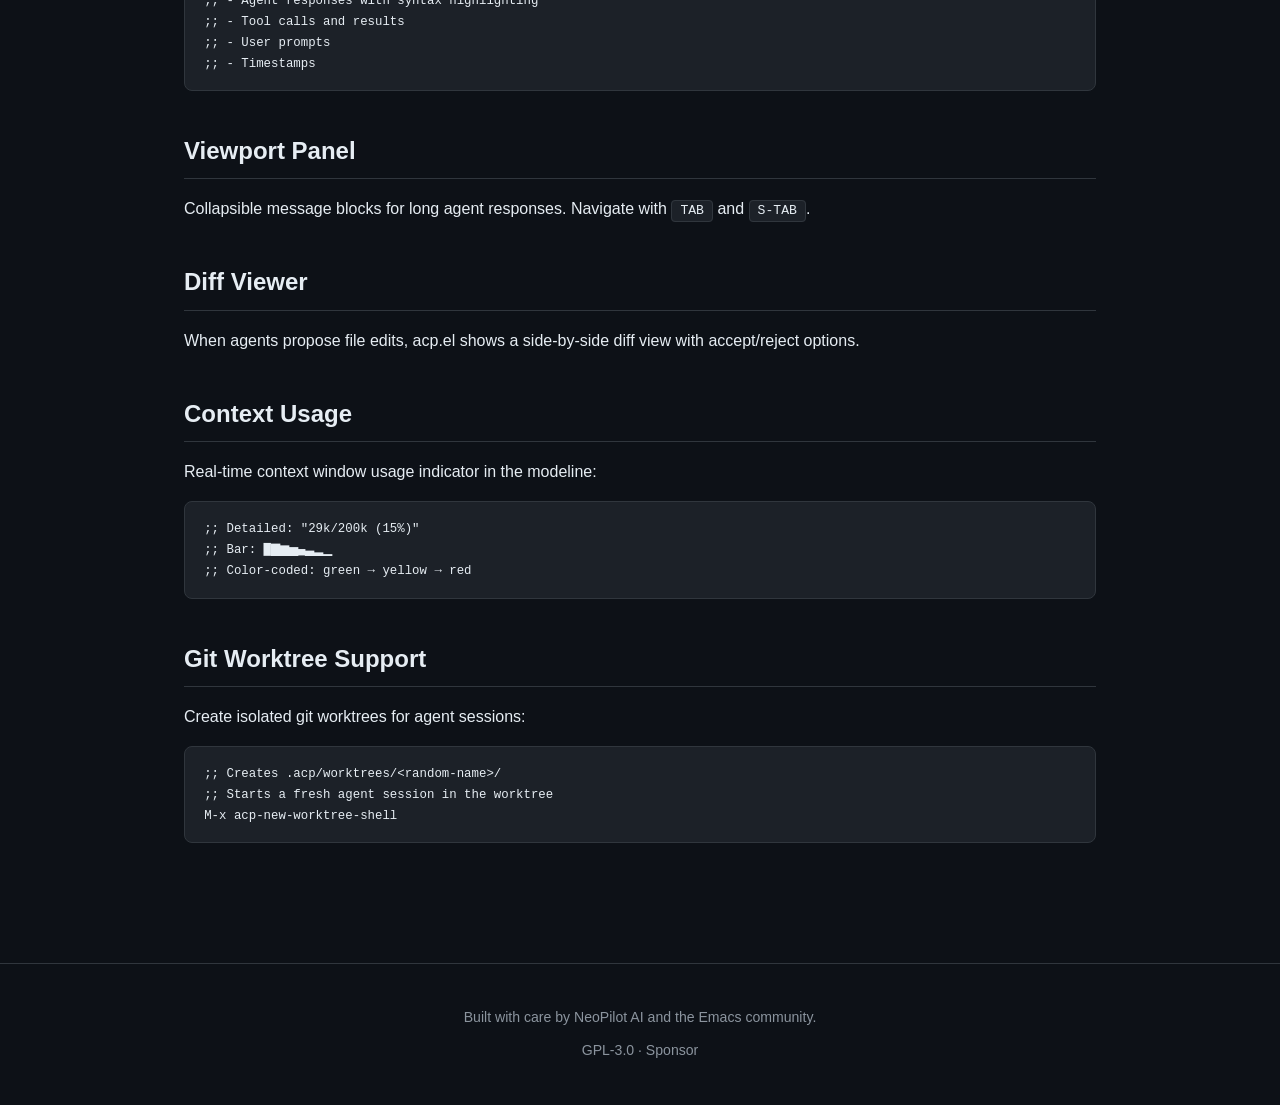
<file: docs/features.html>
<!DOCTYPE html>
<html lang="en">
<head>
  <meta charset="UTF-8">
  <meta name="viewport" content="width=device-width, initial-scale=1.0">
  <title>Features — acp.el</title>
  <link rel="stylesheet" href="style.css">
</head>
<body>

<nav class="site-nav">
  <div class="site-nav-inner">
    <a href="index.html" class="logo"><span>acp</span>.el</a>
    <ul>
      <li><a href="installation.html">Installation</a></li>
      <li><a href="configuration.html">Configuration</a></li>
      <li><a href="agents.html">Agents</a></li>
      <li><a href="features.html" class="active">Features</a></li>
      <li><a href="contributing.html">Contributing</a></li>
      <li><a href="https://github.com/neopilot-ai/acp.el">GitHub</a></li>
    </ul>
  </div>
</nav>

<div class="container">

  <div class="page-header">
    <h1>Features</h1>
    <p>Everything acp.el provides out of the box.</p>
  </div>

  <h2>Keybindings</h2>
  <table>
    <tr><th>Keys</th><th>Command</th><th>Description</th></tr>
    <tr><td><kbd>C-c C-c</kbd></td><td><code>comint-interrupt-subjob</code></td><td>Interrupt the running agent</td></tr>
    <tr><td><kbd>TAB</kbd></td><td><code>acp-next-item</code></td><td>Navigate to next UI element</td></tr>
    <tr><td><kbd>S-TAB</kbd></td><td><code>acp-previous-item</code></td><td>Navigate to previous UI element</td></tr>
    <tr><td><kbd>C-c C-v</kbd></td><td><code>acp-set-session-model</code></td><td>Change the model for current session</td></tr>
    <tr><td><kbd>C-c C-o</kbd></td><td><code>acp-switch-buffer</code></td><td>Switch to another acp buffer</td></tr>
    <tr><td><kbd>C-c C-m</kbd></td><td><code>acp-set-session-mode</code></td><td>Change the session mode</td></tr>
    <tr><td><kbd>M-p</kbd></td><td><code>comint-previous-input</code></td><td>Previous command in history</td></tr>
    <tr><td><kbd>M-n</kbd></td><td><code>comint-next-input</code></td><td>Next command in history</td></tr>
    <tr><td><kbd>C-c C-l</kbd></td><td><code>comint-list-arguments</code></td><td>List arguments</td></tr>
    <tr><td><kbd>C-c C-s</kbd></td><td><code>acp-copy-session-id</code></td><td>Copy current session ID</td></tr>
  </table>

  <h2>Interactive Commands</h2>
  <table>
    <tr><th>Command</th><th>Description</th></tr>
    <tr><td><code>M-x acp</code></td><td>Start or resume an agent session</td></tr>
    <tr><td><code>M-x acp-session-save</code></td><td>Save current session to disk</td></tr>
    <tr><td><code>M-x acp-session-load</code></td><td>Load a previously saved session</td></tr>
    <tr><td><code>M-x acp-session-list</code></td><td>Browse saved sessions</td></tr>
    <tr><td><code>M-x acp-session-search</code></td><td>Search sessions by query</td></tr>
    <tr><td><code>M-x acp-show-usage</code></td><td>Display token usage for current session</td></tr>
    <tr><td><code>M-x acp-file-tree-open</code></td><td>Open the file tree side panel</td></tr>
    <tr><td><code>M-x acp-file-tree-close</code></td><td>Close the file tree panel</td></tr>
    <tr><td><code>M-x acp-new-worktree-shell</code></td><td>Create a new git worktree and start a session</td></tr>
    <tr><td><code>M-x acp-docker-list-containers</code></td><td>List running acp Docker containers</td></tr>
    <tr><td><code>M-x acp-docker-logs</code></td><td>Show container logs</td></tr>
    <tr><td><code>M-x acp-permissions-view-audit-log</code></td><td>View permission audit log</td></tr>
  </table>

  <h2>Session Persistence</h2>
  <p>Sessions can be saved to disk and restored across Emacs restarts.</p>
  <pre><code>;; Save current session
M-x acp-session-save

;; Load a session (with completion)
M-x acp-session-load

;; List all saved sessions
M-x acp-session-list

;; Search sessions
M-x acp-session-search RET debug RET

;; Tag a session
M-x acp-session-tag RET my-feature RET</code></pre>
  <p>Sessions are stored in <code>&lt;project&gt;/.acp/sessions/</code> as Emacs Lisp or JSON files.</p>

  <h2>File Tree Browser</h2>
  <p>A side panel showing the project file tree with keyboard navigation.</p>

  <table>
    <tr><th>Key</th><th>Action</th></tr>
    <tr><td><kbd>RET</kbd></td><td>Expand/collapse directory</td></tr>
    <tr><td><kbd>SPC</kbd></td><td>Send file path to agent session</td></tr>
    <tr><td><kbd>o</kbd></td><td>Open file in Emacs</td></tr>
    <tr><td><kbd>g</kbd></td><td>Refresh tree</td></tr>
    <tr><td><kbd>q</kbd></td><td>Close file tree panel</td></tr>
  </table>

  <h2>Permission Manager</h2>
  <p>Fine-grained control over agent file access and command execution.</p>
  <pre><code>;; Check permissions programmatically
(acp-permissions-check-file-read "/path/to/file")
(acp-permissions-check-file-write "/path/to/file")
(acp-permissions-check-command "rm -rf /")

;; View audit log
M-x acp-permissions-view-audit-log

;; Clear audit log
M-x acp-permissions-clear-audit-log</code></pre>

  <h2>Transcripts</h2>
  <p>Every session automatically saves a Markdown transcript:</p>
  <pre><code>;; Default location
&lt;project&gt;/.acp/transcripts/YYYY-MM-DD-HH-MM-SS.md

;; Contains:
;; - Agent responses with syntax highlighting
;; - Tool calls and results
;; - User prompts
;; - Timestamps</code></pre>

  <h2>Viewport Panel</h2>
  <p>Collapsible message blocks for long agent responses. Navigate with <kbd>TAB</kbd> and <kbd>S-TAB</kbd>.</p>

  <h2>Diff Viewer</h2>
  <p>When agents propose file edits, acp.el shows a side-by-side diff view with accept/reject options.</p>

  <h2>Context Usage</h2>
  <p>Real-time context window usage indicator in the modeline:</p>
  <pre><code>;; Detailed: "29k/200k (15%)"
;; Bar: █▇▆▅▄▃▂▁
;; Color-coded: green → yellow → red</code></pre>

  <h2>Git Worktree Support</h2>
  <p>Create isolated git worktrees for agent sessions:</p>
  <pre><code>;; Creates .acp/worktrees/&lt;random-name&gt;/
;; Starts a fresh agent session in the worktree
M-x acp-new-worktree-shell</code></pre>

</div>

<footer class="site-footer">
  <p>Built with care by <a href="https://github.com/neopilot-ai">NeoPilot AI</a> and the Emacs community.</p>
  <p><a href="https://github.com/neopilot-ai/acp.el/blob/main/LICENSE">GPL-3.0</a> · <a href="https://github.com/sponsors/neopilot-ai">Sponsor</a></p>
</footer>

</body>
</html>
</file>
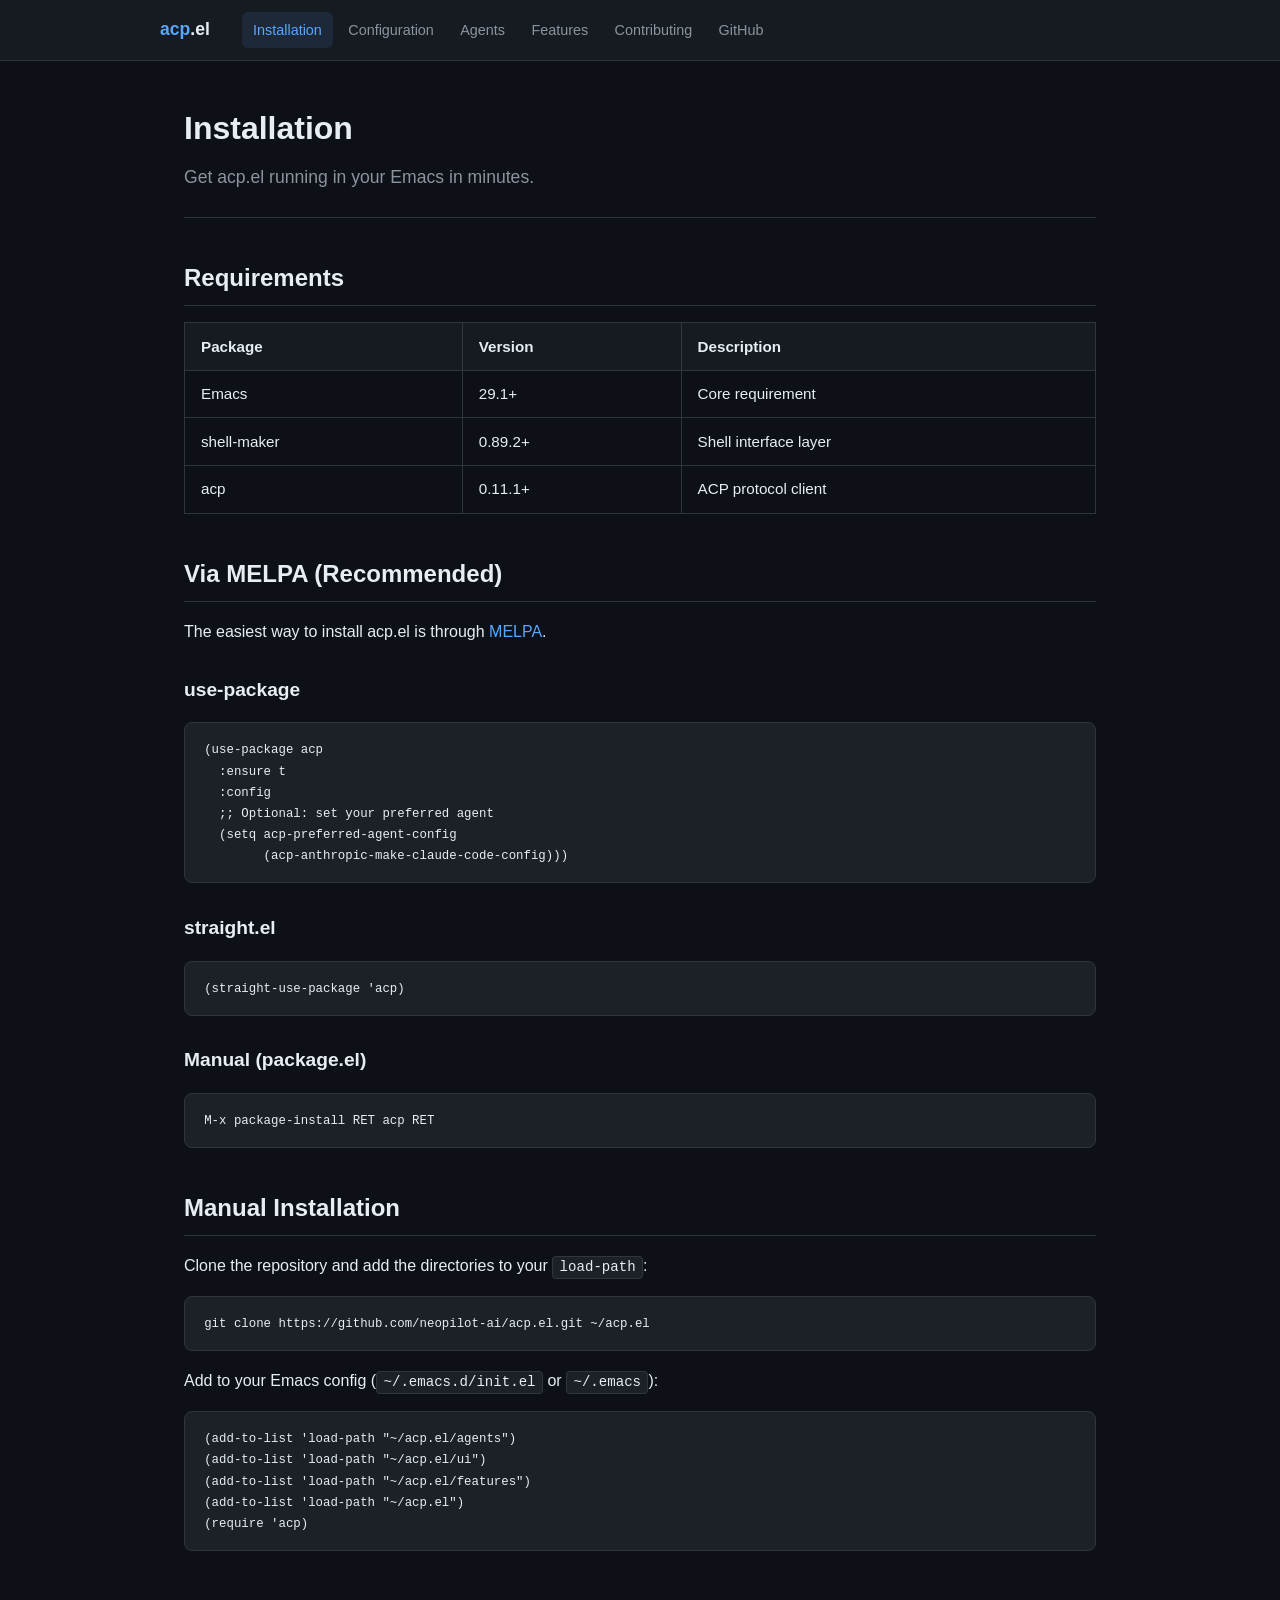
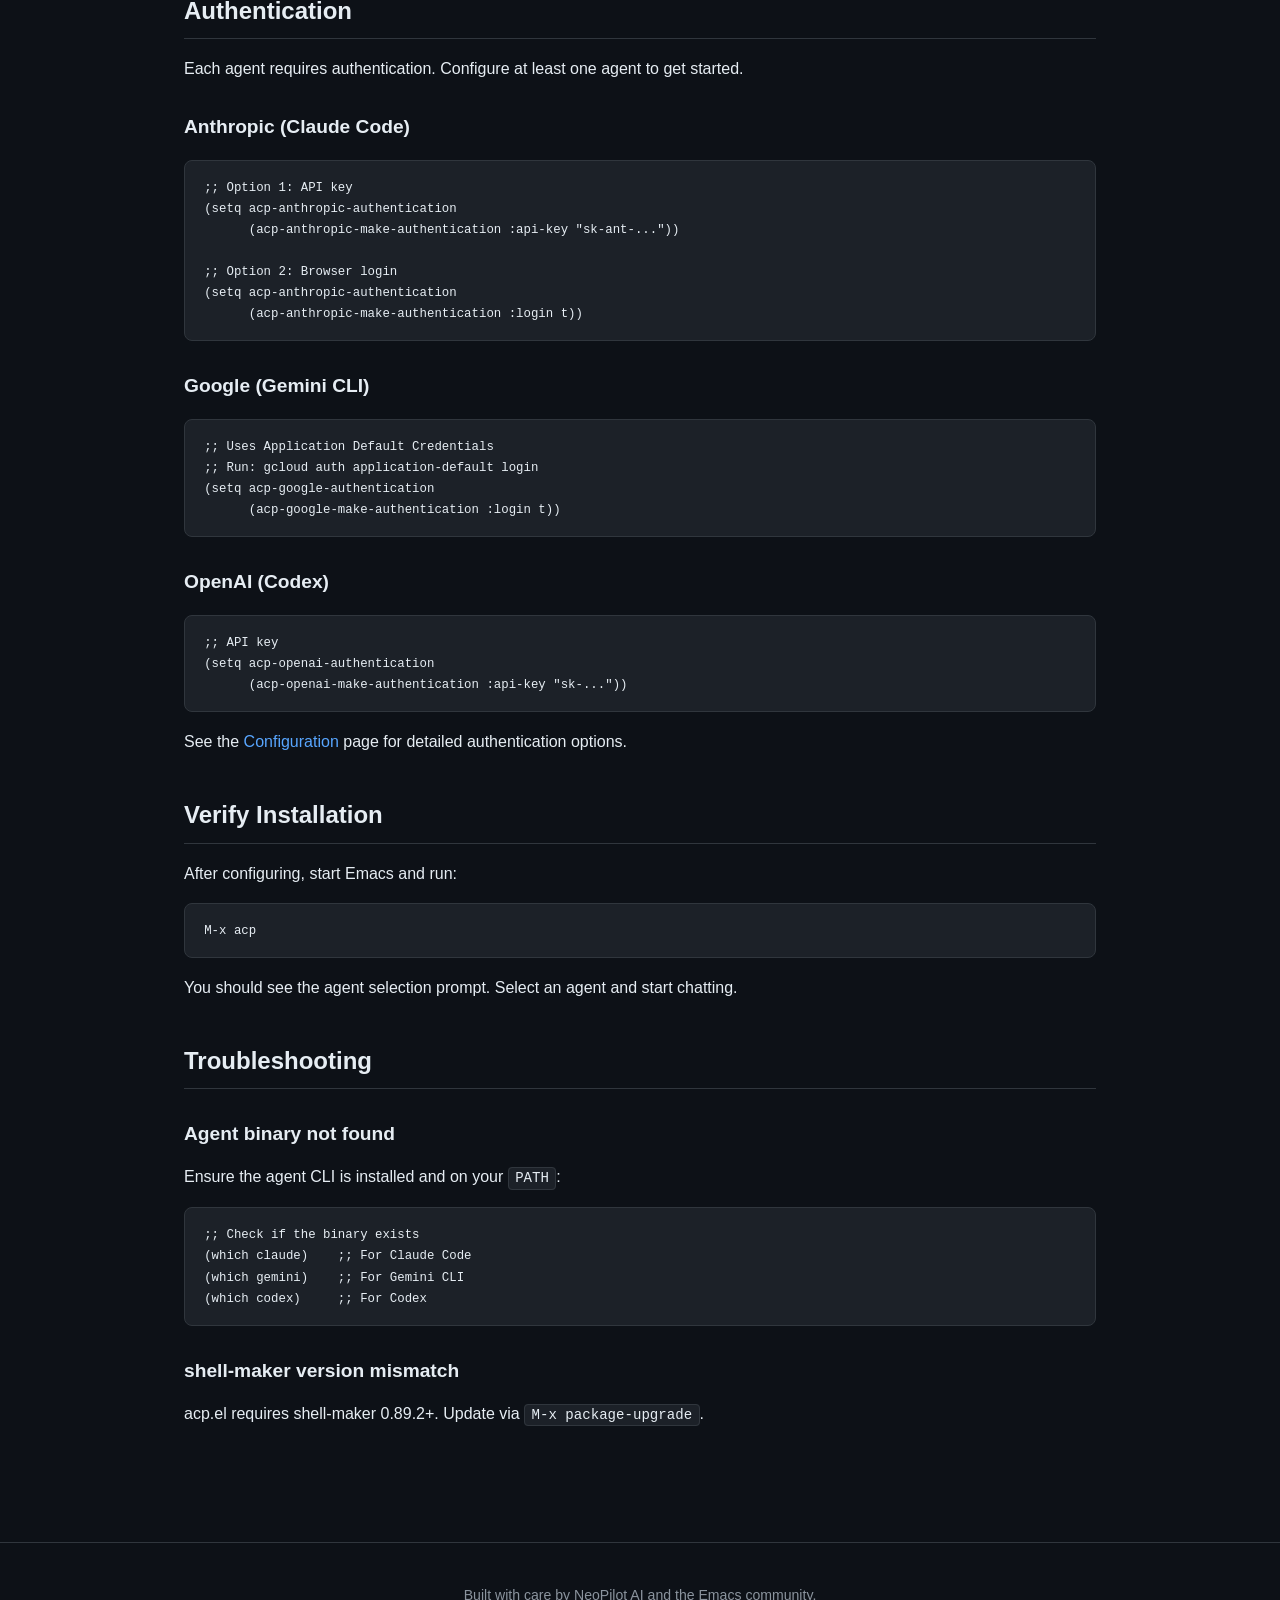
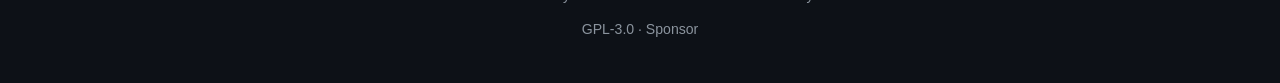
<file: docs/installation.html>
<!DOCTYPE html>
<html lang="en">
<head>
  <meta charset="UTF-8">
  <meta name="viewport" content="width=device-width, initial-scale=1.0">
  <title>Installation — acp.el</title>
  <link rel="stylesheet" href="style.css">
</head>
<body>

<nav class="site-nav">
  <div class="site-nav-inner">
    <a href="index.html" class="logo"><span>acp</span>.el</a>
    <ul>
      <li><a href="installation.html" class="active">Installation</a></li>
      <li><a href="configuration.html">Configuration</a></li>
      <li><a href="agents.html">Agents</a></li>
      <li><a href="features.html">Features</a></li>
      <li><a href="contributing.html">Contributing</a></li>
      <li><a href="https://github.com/neopilot-ai/acp.el">GitHub</a></li>
    </ul>
  </div>
</nav>

<div class="container">

  <div class="page-header">
    <h1>Installation</h1>
    <p>Get acp.el running in your Emacs in minutes.</p>
  </div>

  <h2>Requirements</h2>
  <table>
    <tr><th>Package</th><th>Version</th><th>Description</th></tr>
    <tr><td>Emacs</td><td>29.1+</td><td>Core requirement</td></tr>
    <tr><td>shell-maker</td><td>0.89.2+</td><td>Shell interface layer</td></tr>
    <tr><td>acp</td><td>0.11.1+</td><td>ACP protocol client</td></tr>
  </table>

  <h2>Via MELPA (Recommended)</h2>
  <p>The easiest way to install acp.el is through <a href="https://melpa.org">MELPA</a>.</p>

  <h3>use-package</h3>
  <pre><code>(use-package acp
  :ensure t
  :config
  ;; Optional: set your preferred agent
  (setq acp-preferred-agent-config
        (acp-anthropic-make-claude-code-config)))</code></pre>

  <h3>straight.el</h3>
  <pre><code>(straight-use-package 'acp)</code></pre>

  <h3>Manual (package.el)</h3>
  <pre><code>M-x package-install RET acp RET</code></pre>

  <h2>Manual Installation</h2>
  <p>Clone the repository and add the directories to your <code>load-path</code>:</p>

  <pre><code>git clone https://github.com/neopilot-ai/acp.el.git ~/acp.el</code></pre>

  <p>Add to your Emacs config (<code>~/.emacs.d/init.el</code> or <code>~/.emacs</code>):</p>

  <pre><code>(add-to-list 'load-path "~/acp.el/agents")
(add-to-list 'load-path "~/acp.el/ui")
(add-to-list 'load-path "~/acp.el/features")
(add-to-list 'load-path "~/acp.el")
(require 'acp)</code></pre>

  <h2>Authentication</h2>
  <p>Each agent requires authentication. Configure at least one agent to get started.</p>

  <h3>Anthropic (Claude Code)</h3>
  <pre><code>;; Option 1: API key
(setq acp-anthropic-authentication
      (acp-anthropic-make-authentication :api-key "sk-ant-..."))

;; Option 2: Browser login
(setq acp-anthropic-authentication
      (acp-anthropic-make-authentication :login t))</code></pre>

  <h3>Google (Gemini CLI)</h3>
  <pre><code>;; Uses Application Default Credentials
;; Run: gcloud auth application-default login
(setq acp-google-authentication
      (acp-google-make-authentication :login t))</code></pre>

  <h3>OpenAI (Codex)</h3>
  <pre><code>;; API key
(setq acp-openai-authentication
      (acp-openai-make-authentication :api-key "sk-..."))</code></pre>

  <p>See the <a href="configuration.html">Configuration</a> page for detailed authentication options.</p>

  <h2>Verify Installation</h2>
  <p>After configuring, start Emacs and run:</p>
  <pre><code>M-x acp</code></pre>
  <p>You should see the agent selection prompt. Select an agent and start chatting.</p>

  <h2>Troubleshooting</h2>

  <h3>Agent binary not found</h3>
  <p>Ensure the agent CLI is installed and on your <code>PATH</code>:</p>
  <pre><code>;; Check if the binary exists
(which claude)    ;; For Claude Code
(which gemini)    ;; For Gemini CLI
(which codex)     ;; For Codex</code></pre>

  <h3>shell-maker version mismatch</h3>
  <p>acp.el requires shell-maker 0.89.2+. Update via <code>M-x package-upgrade</code>.</p>

</div>

<footer class="site-footer">
  <p>Built with care by <a href="https://github.com/neopilot-ai">NeoPilot AI</a> and the Emacs community.</p>
  <p><a href="https://github.com/neopilot-ai/acp.el/blob/main/LICENSE">GPL-3.0</a> · <a href="https://github.com/sponsors/neopilot-ai">Sponsor</a></p>
</footer>

</body>
</html>
</file>
<file: docs/style.css>
:root {
  --bg: #0d1117;
  --bg-card: #161b22;
  --bg-code: #1c2128;
  --border: #30363d;
  --text: #e6edf3;
  --text-muted: #8b949e;
  --accent: #58a6ff;
  --accent-hover: #79c0ff;
  --green: #3fb950;
  --purple: #bc8cff;
  --orange: #d29922;
  --red: #f85149;
  --font: -apple-system, BlinkMacSystemFont, 'Segoe UI', 'Noto Sans', Helvetica, Arial, sans-serif;
  --mono: 'SFMono-Regular', Consolas, 'Liberation Mono', Menlo, monospace;
  --max-w: 960px;
}

*, *::before, *::after { box-sizing: border-box; }

body {
  font-family: var(--font);
  background: var(--bg);
  color: var(--text);
  line-height: 1.7;
  margin: 0;
  padding: 0;
}

a { color: var(--accent); text-decoration: none; }
a:hover { color: var(--accent-hover); text-decoration: underline; }

/* ── Nav ── */
.site-nav {
  background: var(--bg-card);
  border-bottom: 1px solid var(--border);
  padding: 0.75rem 1.5rem;
  position: sticky;
  top: 0;
  z-index: 100;
  backdrop-filter: blur(12px);
}
.site-nav-inner {
  max-width: var(--max-w);
  margin: 0 auto;
  display: flex;
  align-items: center;
  gap: 2rem;
}
.site-nav .logo {
  font-weight: 700;
  font-size: 1.1rem;
  color: var(--text);
  white-space: nowrap;
}
.site-nav .logo span { color: var(--accent); }
.site-nav ul {
  list-style: none;
  margin: 0;
  padding: 0;
  display: flex;
  gap: 0.25rem;
  flex-wrap: wrap;
}
.site-nav li a {
  display: block;
  padding: 0.35rem 0.7rem;
  border-radius: 6px;
  color: var(--text-muted);
  font-size: 0.9rem;
  transition: background 0.15s, color 0.15s;
}
.site-nav li a:hover,
.site-nav li a.active {
  background: rgba(88,166,255,0.1);
  color: var(--accent);
  text-decoration: none;
}

/* ── Layout ── */
.container {
  max-width: var(--max-w);
  margin: 0 auto;
  padding: 2.5rem 1.5rem;
}
.page-header {
  margin-bottom: 2.5rem;
  padding-bottom: 1.5rem;
  border-bottom: 1px solid var(--border);
}
.page-header h1 {
  font-size: 2rem;
  margin: 0 0 0.5rem;
}
.page-header p {
  color: var(--text-muted);
  margin: 0;
  font-size: 1.1rem;
}

h2 {
  font-size: 1.5rem;
  margin: 2.5rem 0 1rem;
  padding-bottom: 0.4rem;
  border-bottom: 1px solid var(--border);
}
h3 { font-size: 1.2rem; margin: 1.8rem 0 0.8rem; }
h4 { font-size: 1rem; margin: 1.2rem 0 0.6rem; color: var(--text-muted); }

p { margin: 0.6rem 0; }

/* ── Code ── */
pre {
  background: var(--bg-code);
  border: 1px solid var(--border);
  border-radius: 8px;
  padding: 1rem 1.2rem;
  overflow-x: auto;
  font-family: var(--mono);
  font-size: 0.88rem;
  line-height: 1.5;
  margin: 1rem 0;
}
code {
  font-family: var(--mono);
  font-size: 0.88em;
}
:not(pre) > code {
  background: var(--bg-code);
  padding: 0.15rem 0.4rem;
  border-radius: 4px;
  border: 1px solid var(--border);
}

/* ── Tables ── */
table {
  width: 100%;
  border-collapse: collapse;
  margin: 1rem 0;
  font-size: 0.95rem;
}
th, td {
  text-align: left;
  padding: 0.65rem 1rem;
  border: 1px solid var(--border);
}
th {
  background: var(--bg-card);
  font-weight: 600;
  white-space: nowrap;
}
tr:hover { background: rgba(88,166,255,0.04); }

/* ── Cards ── */
.card-grid {
  display: grid;
  grid-template-columns: repeat(auto-fit, minmax(260px, 1fr));
  gap: 1rem;
  margin: 1.5rem 0;
}
.card {
  background: var(--bg-card);
  border: 1px solid var(--border);
  border-radius: 10px;
  padding: 1.25rem;
  transition: border-color 0.2s, box-shadow 0.2s;
}
.card:hover {
  border-color: var(--accent);
  box-shadow: 0 0 20px rgba(88,166,255,0.08);
}
.card h3 {
  margin: 0 0 0.5rem;
  font-size: 1.05rem;
}
.card p {
  color: var(--text-muted);
  font-size: 0.9rem;
  margin: 0;
}

/* ── Badges ── */
.badge {
  display: inline-block;
  padding: 0.2rem 0.6rem;
  border-radius: 20px;
  font-size: 0.78rem;
  font-weight: 600;
  white-space: nowrap;
}
.badge-green { background: rgba(63,185,80,0.15); color: var(--green); }
.badge-blue  { background: rgba(88,166,255,0.15); color: var(--accent); }
.badge-purple { background: rgba(188,140,255,0.15); color: var(--purple); }
.badge-orange { background: rgba(210,153,34,0.15); color: var(--orange); }

/* ── Keybind table ── */
.keys {
  display: flex;
  gap: 0.3rem;
  flex-wrap: wrap;
}
kbd {
  background: var(--bg-code);
  border: 1px solid var(--border);
  border-radius: 4px;
  padding: 0.15rem 0.5rem;
  font-family: var(--mono);
  font-size: 0.82rem;
  white-space: nowrap;
}

/* ── Hero (landing) ── */
.hero {
  text-align: center;
  padding: 4rem 1rem 3rem;
}
.hero h1 {
  font-size: 2.8rem;
  margin: 0 0 1rem;
  letter-spacing: -0.02em;
}
.hero .ascii {
  font-family: var(--mono);
  font-size: 0.72rem;
  line-height: 1.3;
  color: var(--accent);
  margin: 1.5rem auto;
  display: inline-block;
  text-align: left;
  white-space: pre;
}
.hero p {
  color: var(--text-muted);
  font-size: 1.15rem;
  max-width: 600px;
  margin: 0 auto 1.5rem;
}
.hero-actions {
  display: flex;
  gap: 1rem;
  justify-content: center;
  flex-wrap: wrap;
  margin-top: 1.5rem;
}
.btn {
  display: inline-block;
  padding: 0.7rem 1.6rem;
  border-radius: 8px;
  font-weight: 600;
  font-size: 0.95rem;
  transition: background 0.15s, transform 0.1s;
}
.btn:hover { text-decoration: none; transform: translateY(-1px); }
.btn-primary { background: var(--accent); color: var(--bg); }
.btn-primary:hover { background: var(--accent-hover); }
.btn-outline { border: 1px solid var(--border); color: var(--text); }
.btn-outline:hover { background: var(--bg-card); }

/* ── Footer ── */
.site-footer {
  margin-top: 4rem;
  padding: 2rem 1.5rem;
  border-top: 1px solid var(--border);
  text-align: center;
  color: var(--text-muted);
  font-size: 0.88rem;
}
.site-footer a { color: var(--text-muted); }
.site-footer a:hover { color: var(--accent); }

/* ── Responsive ── */
@media (max-width: 640px) {
  .hero h1 { font-size: 2rem; }
  .hero .ascii { font-size: 0.55rem; }
  .site-nav-inner { flex-direction: column; gap: 0.5rem; }
  .site-nav ul { gap: 0; }
  table { font-size: 0.85rem; }
  th, td { padding: 0.5rem 0.6rem; }
}
</file>
